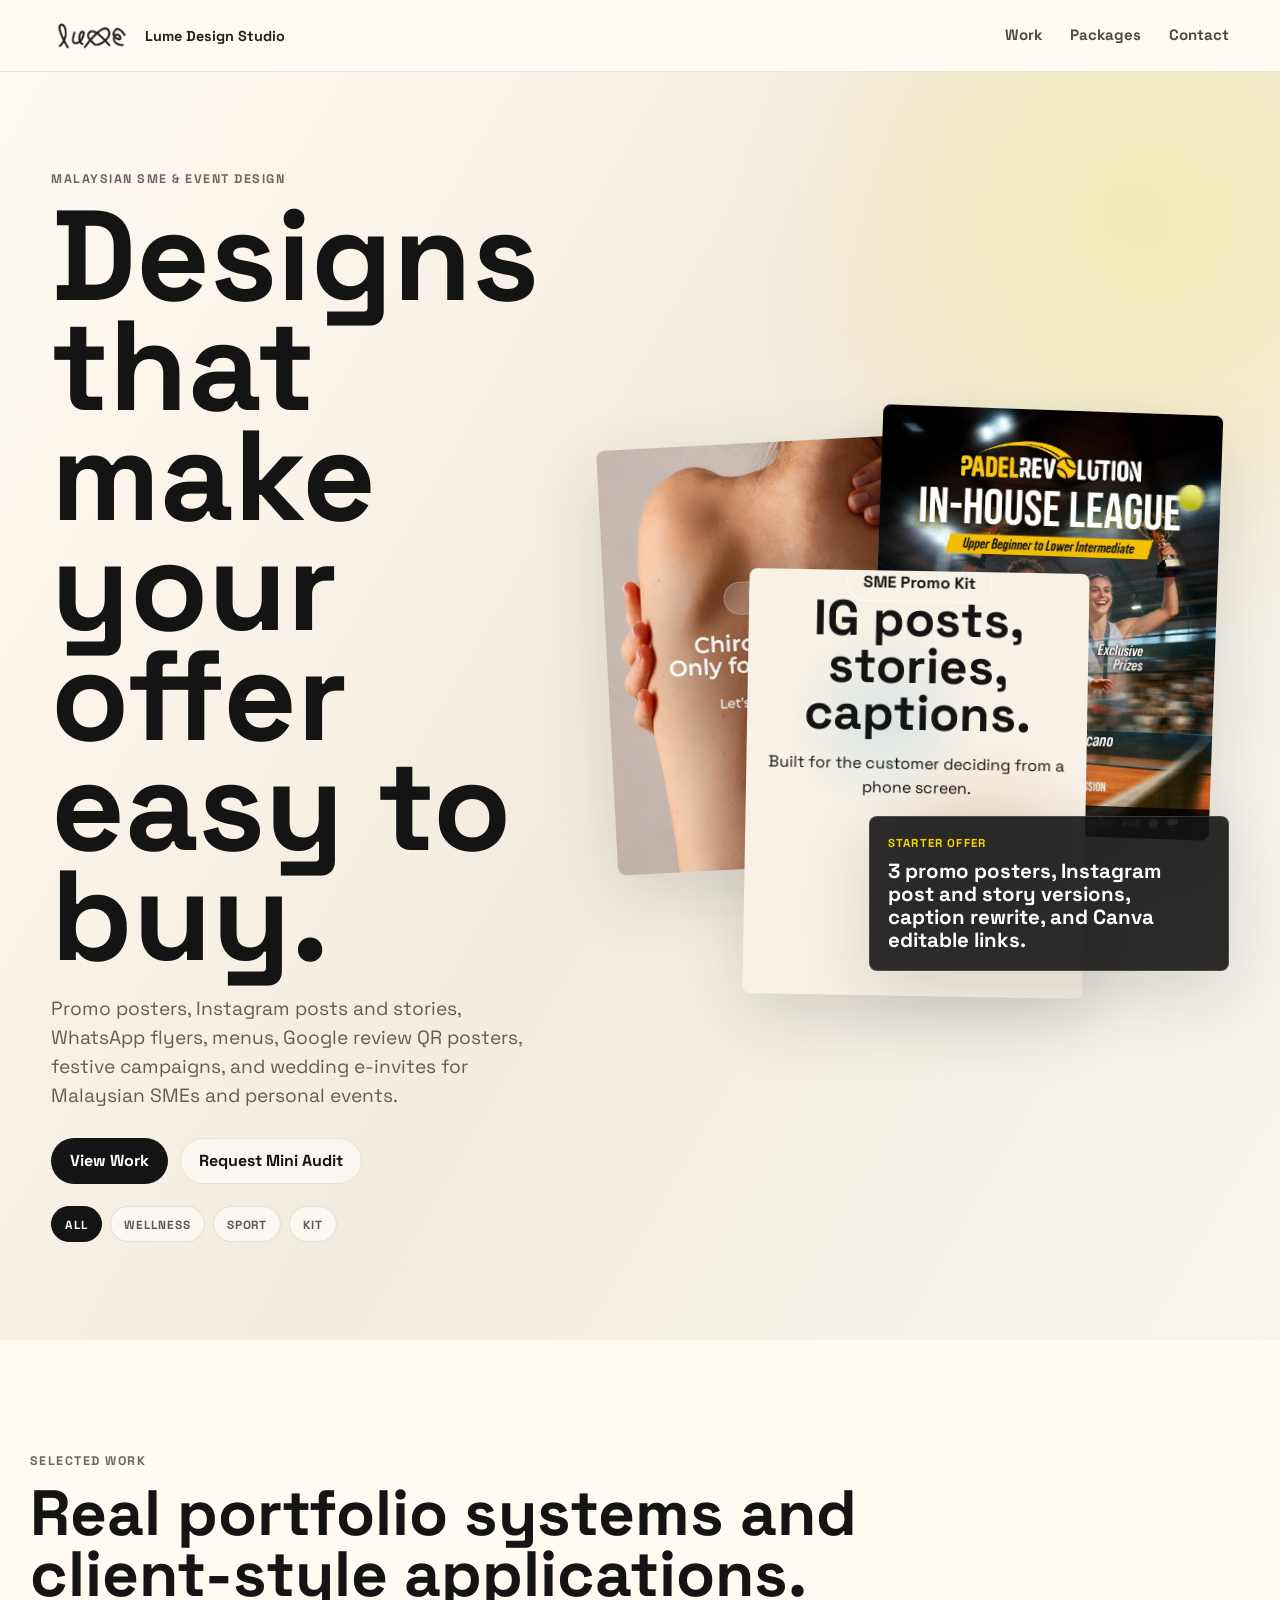
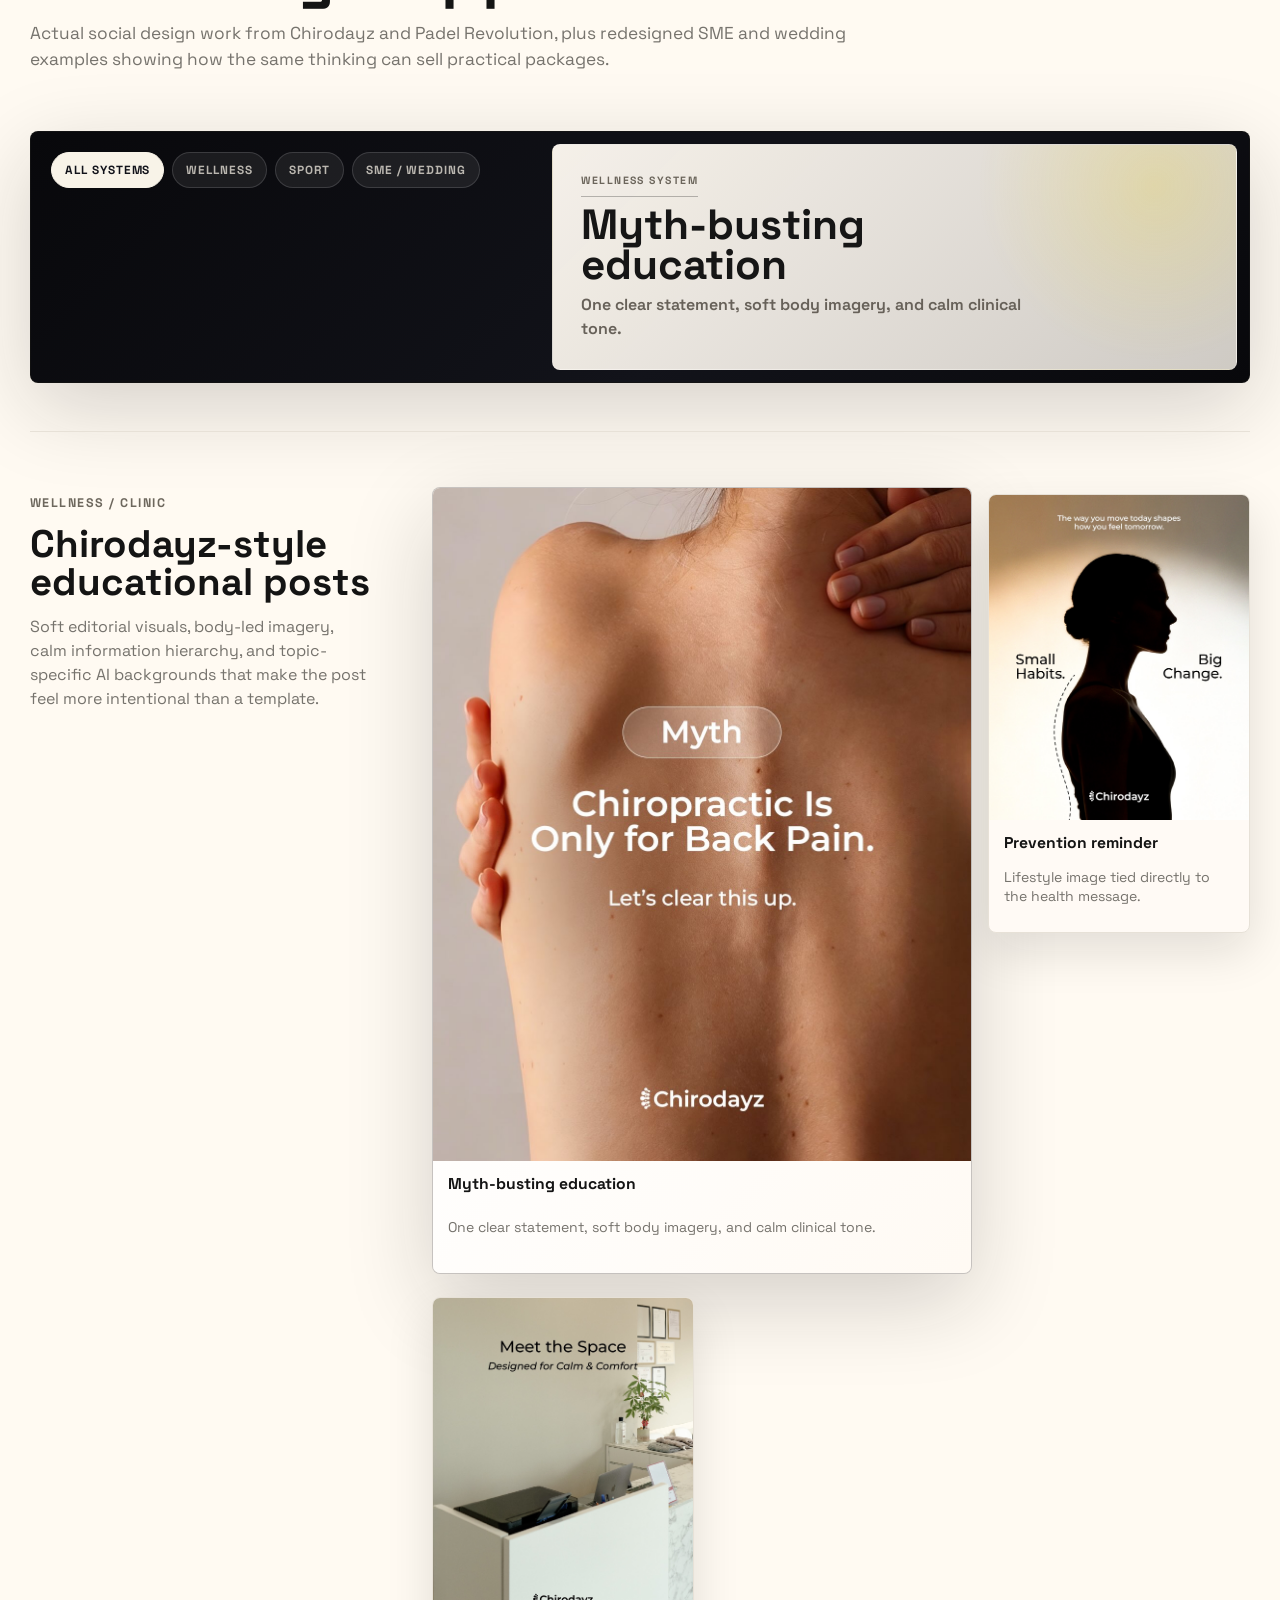
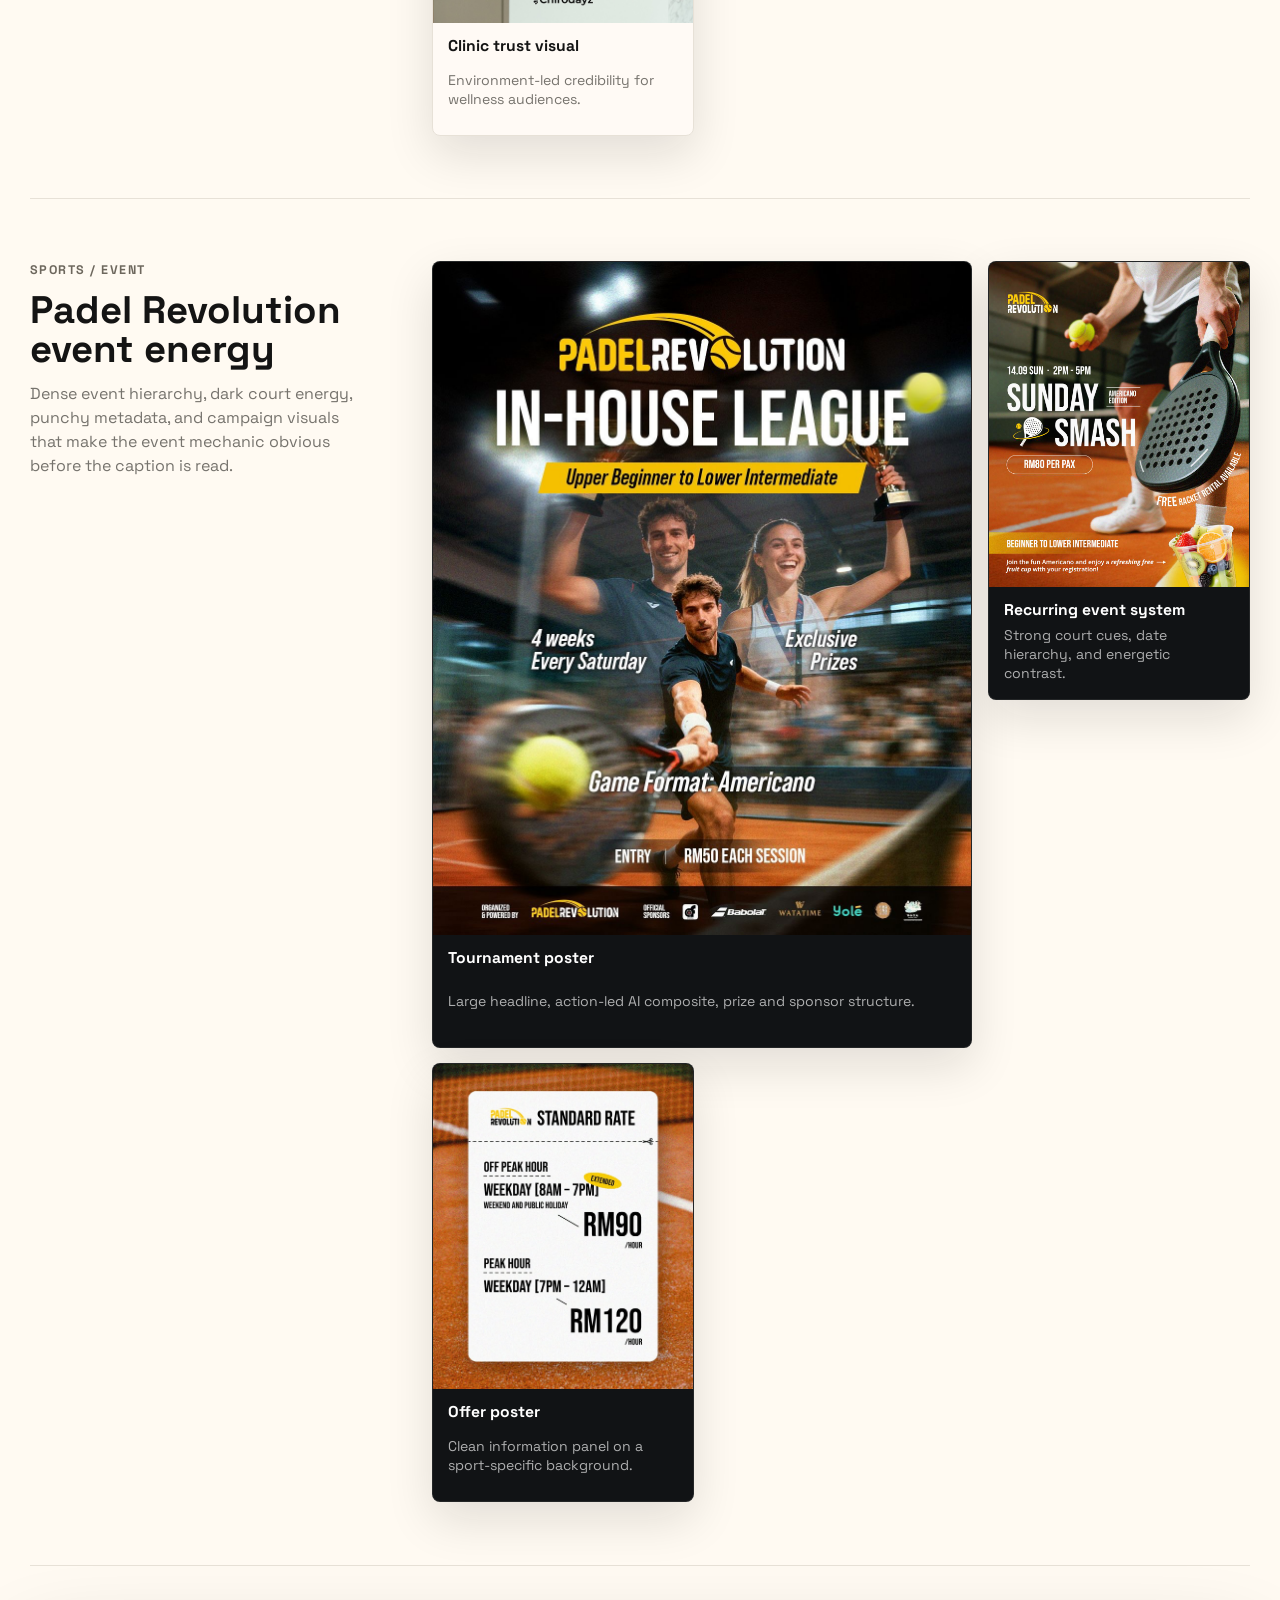
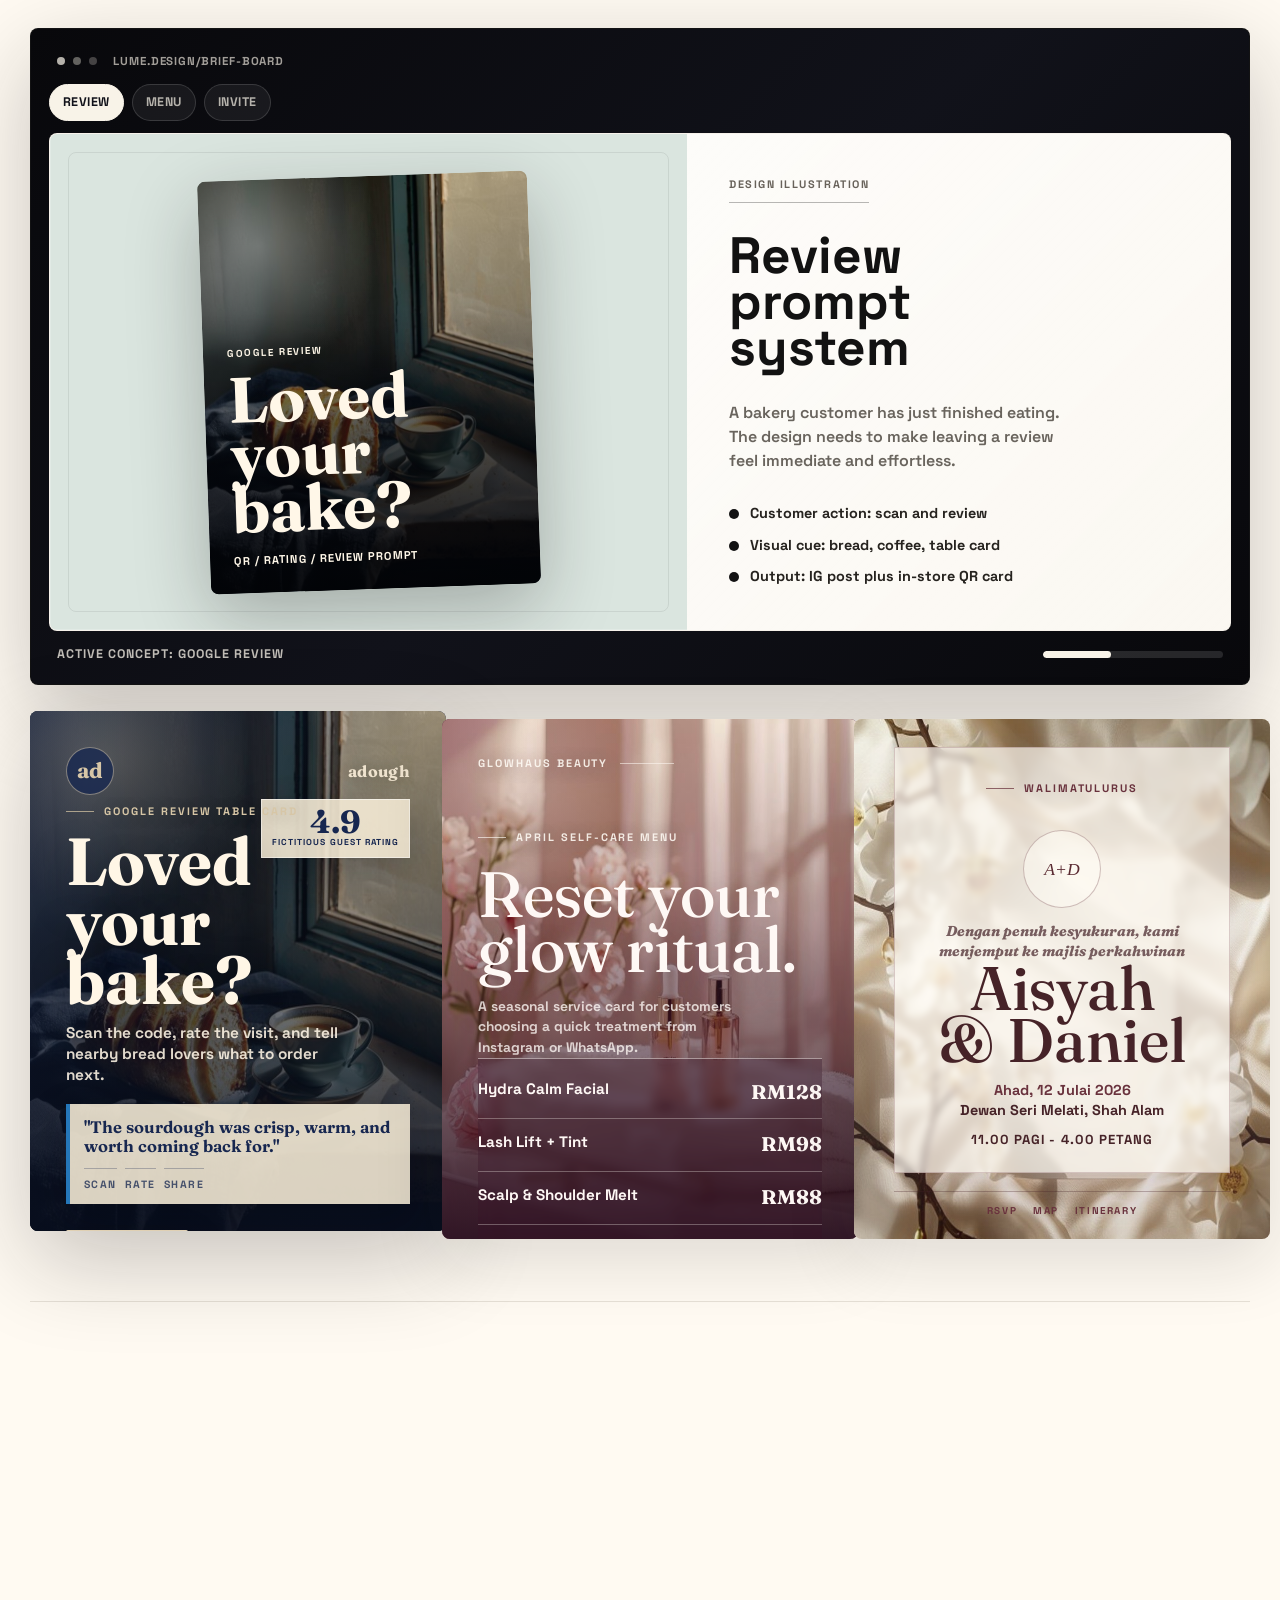
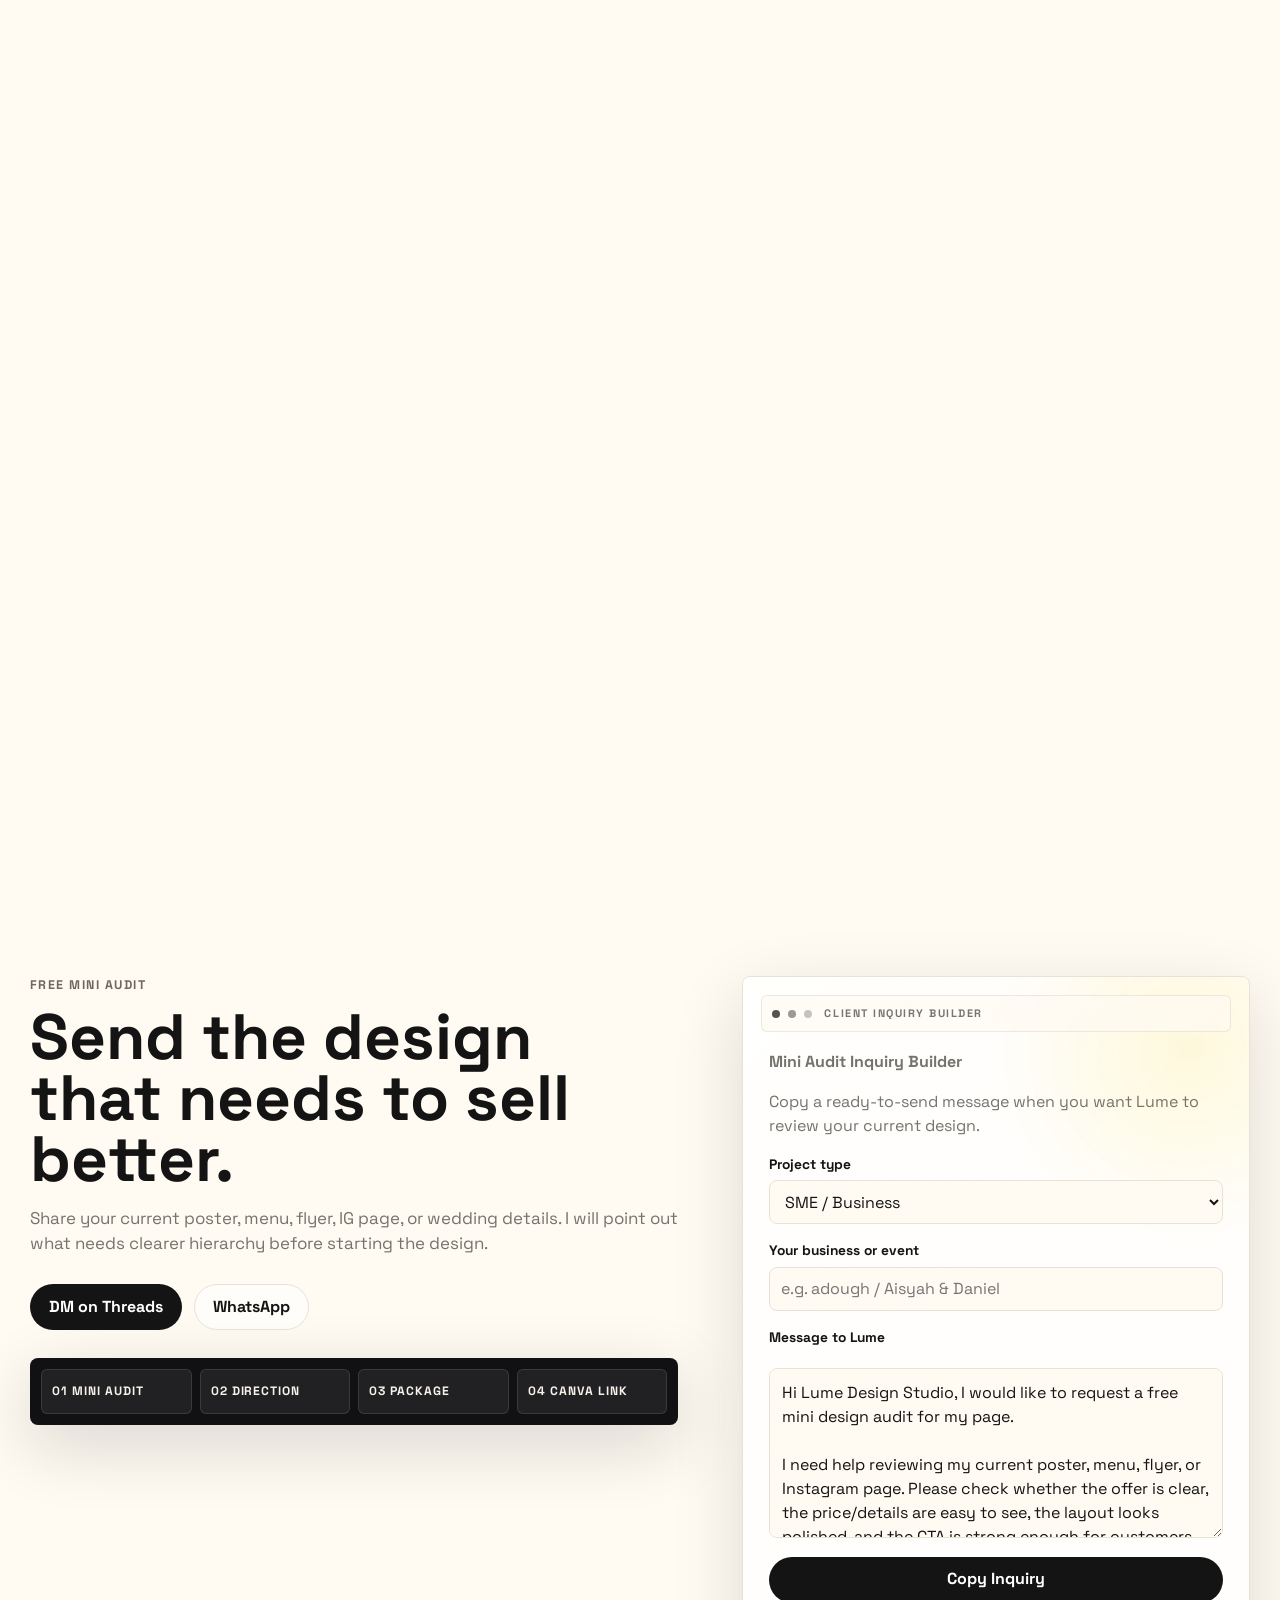
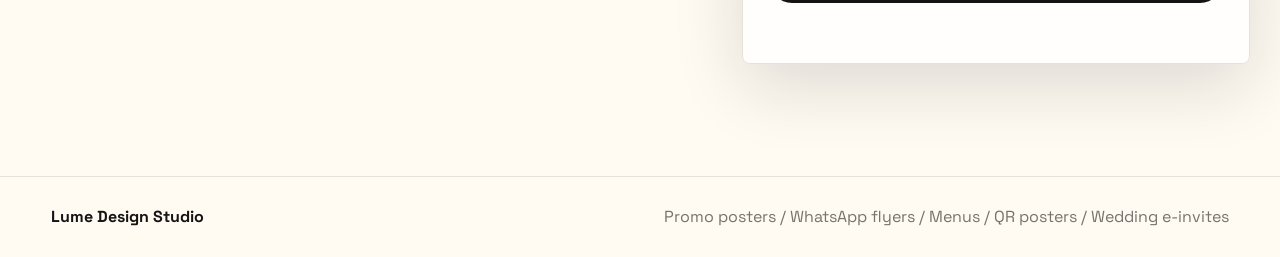
<file: index.html>
<!doctype html>
<html lang="en">
  <head>
    <meta charset="utf-8">
    <meta name="viewport" content="width=device-width, initial-scale=1">
    <title>Lume Design Studio | Social Design Portfolio</title>
    <meta
      name="description"
      content="Lume Design Studio portfolio for Malaysian SME promo posters, WhatsApp flyers, Google review posters, menus, and wedding e-invites."
    >
    <link rel="preconnect" href="https://fonts.googleapis.com">
    <link rel="preconnect" href="https://fonts.gstatic.com" crossorigin>
    <link href="https://fonts.googleapis.com/css2?family=Fraunces:opsz,wght@9..144,400;9..144,600;9..144,700;9..144,900&amp;family=Space+Grotesk:wght@400;500;600;700&amp;display=swap" rel="stylesheet">
    <link rel="stylesheet" href="styles.css">
    <script src="script.js" defer></script>
  </head>
  <body>
    <div class="scroll-progress" aria-hidden="true">
      <span data-scroll-progress></span>
    </div>

    <header class="site-header">
      <a class="brand" href="#top" aria-label="Lume Design Studio home">
        <img class="brand-logo" src="assets/lume-logo-transparent.png" alt="Lume logo">
        <span class="brand-text">Lume Design Studio</span>
      </a>

      <button class="nav-toggle" type="button" aria-expanded="false" aria-controls="site-nav">
        <span class="sr-only">Toggle navigation</span>
        <span></span>
        <span></span>
        <span></span>
      </button>

      <nav id="site-nav" class="nav" aria-label="Primary navigation">
        <a href="#work">Work</a>
        <a href="#packages">Packages</a>
        <a href="#contact">Contact</a>
      </nav>
    </header>

    <main id="top">
      <section class="hero" data-section-panel>
        <div class="hero-copy">
          <p class="eyebrow">Malaysian SME &amp; Event Design</p>
          <h1>Designs that make your offer easy to buy.</h1>
          <p>
            Promo posters, Instagram posts and stories, WhatsApp flyers, menus,
            Google review QR posters, festive campaigns, and wedding e-invites
            for Malaysian SMEs and personal events.
          </p>
          <div class="hero-actions">
            <a class="button primary" href="#work">View Work</a>
            <a class="button secondary" href="#contact">Request Mini Audit</a>
          </div>

          <div class="hero-focus-controls" role="group" aria-label="Preview focus">
            <button class="hero-focus is-active" type="button" data-hero-focus="all" aria-pressed="true">All</button>
            <button class="hero-focus" type="button" data-hero-focus="wellness" aria-pressed="false">Wellness</button>
            <button class="hero-focus" type="button" data-hero-focus="sport" aria-pressed="false">Sport</button>
            <button class="hero-focus" type="button" data-hero-focus="kit" aria-pressed="false">Kit</button>
          </div>
        </div>

        <div class="hero-board" data-hero-board data-hero-focus="all" aria-label="Portfolio preview">
          <figure class="hero-shot hero-wellness" data-tilt-card data-hero-card="wellness">
            <img src="assets/portfolio/chiro-4.jpg" alt="Chirodayz wellness social media design">
          </figure>
          <figure class="hero-shot hero-sport" data-tilt-card data-hero-card="sport">
            <img src="assets/portfolio/padel-34.jpg" alt="Padel Revolution event poster design">
          </figure>
          <article class="ig-card hero-quote" data-tilt-card data-hero-card="kit">
            <span>SME Promo Kit</span>
            <h2>IG posts, stories, captions.</h2>
            <p>Built for the customer deciding from a phone screen.</p>
          </article>
          <aside class="hero-note" data-tilt-card data-hero-card="kit">
            <span>Starter Offer</span>
            <strong>3 promo posters, Instagram post and story versions, caption rewrite, and Canva editable links.</strong>
          </aside>
        </div>
      </section>

      <section id="work" class="section-wrap" aria-labelledby="work-title">
        <div class="section-heading">
          <p class="eyebrow">Selected Work</p>
          <h2 id="work-title">Real portfolio systems and client-style applications.</h2>
          <p>
            Actual social design work from Chirodayz and Padel Revolution, plus redesigned
            SME and wedding examples showing how the same thinking can sell practical packages.
          </p>
        </div>

        <div class="work-desk" data-workspace data-work-filter="all">
          <div class="work-controls" role="group" aria-label="Filter portfolio systems">
            <button class="work-filter is-active" type="button" data-work-filter="all" aria-pressed="true">All systems</button>
            <button class="work-filter" type="button" data-work-filter="wellness" aria-pressed="false">Wellness</button>
            <button class="work-filter" type="button" data-work-filter="sport" aria-pressed="false">Sport</button>
            <button class="work-filter" type="button" data-work-filter="sme" aria-pressed="false">SME / Wedding</button>
          </div>
          <aside class="work-preview" aria-live="polite">
            <span data-work-preview-kicker>Preview selected work</span>
            <strong data-work-preview-title>Hover a portfolio piece</strong>
            <p data-work-preview-copy>Use the filters and portfolio cards to inspect how each visual system works as a sellable design package.</p>
          </aside>
        </div>

        <article class="project" data-work-project="wellness">
          <div class="project-intro">
            <p class="eyebrow">Wellness / Clinic</p>
            <h3>Chirodayz-style educational posts</h3>
            <p>
              Soft editorial visuals, body-led imagery, calm information hierarchy, and
              topic-specific AI backgrounds that make the post feel more intentional than a template.
            </p>
          </div>
          <div class="showcase real-showcase wellness-gallery">
            <figure class="work-shot feature" tabindex="0" data-preview-card data-preview-kicker="Wellness system" data-tilt-card>
              <img src="assets/portfolio/chiro-4.jpg" alt="Chirodayz myth-busting post">
              <figcaption>
                <strong>Myth-busting education</strong>
                <span>One clear statement, soft body imagery, and calm clinical tone.</span>
              </figcaption>
            </figure>
            <figure class="work-shot" tabindex="0" data-preview-card data-preview-kicker="Wellness system" data-tilt-card>
              <img src="assets/portfolio/chiro-11.jpg" alt="Chirodayz posture reminder post">
              <figcaption>
                <strong>Prevention reminder</strong>
                <span>Lifestyle image tied directly to the health message.</span>
              </figcaption>
            </figure>
            <figure class="work-shot" tabindex="0" data-preview-card data-preview-kicker="Wellness system" data-tilt-card>
              <img src="assets/portfolio/chiro-12.jpg" alt="Chirodayz clinic trust post">
              <figcaption>
                <strong>Clinic trust visual</strong>
                <span>Environment-led credibility for wellness audiences.</span>
              </figcaption>
            </figure>
          </div>
        </article>

        <article class="project" data-work-project="sport">
          <div class="project-intro">
            <p class="eyebrow">Sports / Event</p>
            <h3>Padel Revolution event energy</h3>
            <p>
              Dense event hierarchy, dark court energy, punchy metadata, and campaign visuals
              that make the event mechanic obvious before the caption is read.
            </p>
          </div>
          <div class="showcase real-showcase sport-gallery">
            <figure class="work-shot feature" tabindex="0" data-preview-card data-preview-kicker="Sports event system" data-tilt-card>
              <img src="assets/portfolio/padel-34.jpg" alt="Padel Revolution tournament event poster">
              <figcaption>
                <strong>Tournament poster</strong>
                <span>Large headline, action-led AI composite, prize and sponsor structure.</span>
              </figcaption>
            </figure>
            <figure class="work-shot" tabindex="0" data-preview-card data-preview-kicker="Sports event system" data-tilt-card>
              <img src="assets/portfolio/padel-sep-40.jpg" alt="Padel Revolution Sunday Smash poster">
              <figcaption>
                <strong>Recurring event system</strong>
                <span>Strong court cues, date hierarchy, and energetic contrast.</span>
              </figcaption>
            </figure>
            <figure class="work-shot" tabindex="0" data-preview-card data-preview-kicker="Sports event system" data-tilt-card>
              <img src="assets/portfolio/padel-sep-42.jpg" alt="Padel Revolution rate poster">
              <figcaption>
                <strong>Offer poster</strong>
                <span>Clean information panel on a sport-specific background.</span>
              </figcaption>
            </figure>
          </div>
        </article>

        <article class="project project-sme" data-work-project="sme">
          <div id="applications" class="concept-lab" data-concept-lab data-concept="review" aria-label="Interactive design illustration">
            <div class="lab-frame">
              <div class="lab-toolbar" aria-hidden="true">
                <span></span>
                <span></span>
                <span></span>
                <strong>lume.design/brief-board</strong>
              </div>

              <div class="lab-tabs" role="group" aria-label="Select portfolio concept">
                <button class="lab-tab is-active" type="button" data-concept-trigger="review" aria-pressed="true">Review</button>
                <button class="lab-tab" type="button" data-concept-trigger="menu" aria-pressed="false">Menu</button>
                <button class="lab-tab" type="button" data-concept-trigger="invite" aria-pressed="false">Invite</button>
              </div>

              <div class="lab-canvas">
                <div class="lab-preview" aria-hidden="true">
                  <div class="lab-mini-poster">
                    <span data-lab-poster-kicker>Google review</span>
                    <strong data-lab-poster-title>Loved your bake?</strong>
                    <small data-lab-poster-meta>QR / rating / review prompt</small>
                  </div>
                </div>

                <div class="lab-brief">
                  <span data-lab-kicker>Design illustration</span>
                  <h3 data-lab-title>Brief to client-ready poster</h3>
                  <p data-lab-copy>Convert the business goal into a visual system customers can understand in seconds.</p>
                  <ul class="lab-checks" aria-label="Current design checkpoints">
                    <li data-lab-check-one>Customer action defined</li>
                    <li data-lab-check-two>Campaign image matched to topic</li>
                    <li data-lab-check-three>CTA and details structured</li>
                  </ul>
                </div>
              </div>

              <div class="lab-footer">
                <span data-lab-status>Active concept: Google Review</span>
                <div class="lab-meter" aria-hidden="true"><span></span></div>
              </div>
            </div>
          </div>

          <div class="showcase sme-showcase">
            <article class="post sme review-post client-poster is-focused" tabindex="0" data-concept-card="review" data-preview-card data-preview-kicker="SME adaptation">
              <div class="poster-bg" aria-hidden="true"></div>
              <div class="poster-scrim" aria-hidden="true"></div>

              <div class="review-topline">
                <span class="poster-mark">ad</span>
                <span class="poster-brand adough-brand">adough</span>
              </div>

              <div class="review-score">
                <strong>4.9</strong>
                <span>fictitious guest rating</span>
              </div>

              <div class="poster-copy">
                <span class="poster-pill">Google Review Table Card</span>
                <h4>Loved your bake?</h4>
                <p>
                  Scan the code, rate the visit, and tell nearby bread lovers what to order next.
                </p>
              </div>

              <div class="review-card">
                <blockquote>"The sourdough was crisp, warm, and worth coming back for."</blockquote>
                <div class="review-actions">
                  <span>Scan</span>
                  <span>Rate</span>
                  <span>Share</span>
                </div>
              </div>

              <div class="review-row">
                <div class="fake-qr" aria-label="Fictitious QR code for portfolio illustration">
                  <span></span><span></span><span></span><span></span><span></span>
                  <span></span><span></span><span></span><span></span><span></span>
                  <span></span><span></span><span></span><span></span><span></span>
                  <span></span><span></span><span></span><span></span><span></span>
                  <span></span><span></span><span></span><span></span><span></span>
                </div>
                <small>Illustrative QR only. Designed as a table-top review driver after dine-in.</small>
              </div>
            </article>

            <article class="post sme menu-post client-poster" tabindex="0" data-concept-card="menu" data-preview-card data-preview-kicker="SME adaptation">
              <div class="poster-bg" aria-hidden="true"></div>
              <div class="poster-scrim" aria-hidden="true"></div>

              <span class="poster-brand">GlowHaus Beauty</span>
              <div class="poster-copy">
                <span class="poster-pill">April Self-Care Menu</span>
                <h4>Reset your glow ritual.</h4>
                <p class="menu-note">A seasonal service card for customers choosing a quick treatment from Instagram or WhatsApp.</p>
              </div>

              <dl class="service-list">
                <div>
                  <dt>Hydra Calm Facial</dt>
                  <dd>RM128</dd>
                </div>
                <div>
                  <dt>Lash Lift + Tint</dt>
                  <dd>RM98</dd>
                </div>
                <div>
                  <dt>Scalp &amp; Shoulder Melt</dt>
                  <dd>RM88</dd>
                </div>
                <div class="feature">
                  <dt>April Glow Combo</dt>
                  <dd>RM188</dd>
                </div>
              </dl>

              <span class="poster-cta">Book by 30 April. Evening slots available Friday to Sunday.</span>
            </article>

            <article class="post sme invite-post client-poster" tabindex="0" data-concept-card="invite" data-preview-card data-preview-kicker="Wedding adaptation">
              <div class="poster-bg" aria-hidden="true"></div>
              <div class="poster-scrim" aria-hidden="true"></div>

              <div class="wedding-copy">
                <span class="poster-pill">Walimatulurus</span>
                <div class="wedding-monogram">A+D</div>
                <p class="wedding-script">Dengan penuh kesyukuran, kami menjemput ke majlis perkahwinan</p>
                <h4>Aisyah<br>&amp; Daniel</h4>
                <p class="wedding-date">Ahad, 12 Julai 2026</p>
                <p>Dewan Seri Melati, Shah Alam</p>
                <strong class="wedding-time">11.00 pagi - 4.00 petang</strong>
              </div>

              <div class="invite-details" aria-label="Wedding invite add-on sections">
                <span>RSVP</span>
                <span>Map</span>
                <span>Itinerary</span>
              </div>
            </article>
          </div>
        </article>
      </section>

      <section id="packages" class="section-wrap" aria-labelledby="packages-title">
        <div class="section-heading">
          <p class="eyebrow">Packages</p>
          <h2 id="packages-title">Starter offers for fast-moving clients.</h2>
          <p>Simple packages for SMEs and event clients who need polished output without an agency process.</p>
        </div>

        <div class="package-shell" data-package-studio data-package="kit">
          <aside class="package-preview" aria-live="polite">
            <span data-package-kicker>Selected offer</span>
            <h3 data-package-title>SME Promo Design Kit</h3>
            <strong data-package-price>From RM199</strong>
            <p data-package-copy>Best for businesses that need a small campaign system, not a one-off poster.</p>
            <div class="output-stack" aria-label="Included outputs">
              <span data-package-output-one>3 promo posters</span>
              <span data-package-output-two>Instagram post and story versions</span>
              <span data-package-output-three>Caption or CTA rewrite</span>
            </div>
          </aside>

          <div class="package-grid">
            <article class="package-card" role="button" tabindex="0" data-package-card="starter" aria-pressed="false" data-tilt-card>
              <p>Starter</p>
              <h3>Single Promo Poster</h3>
              <strong>From RM99</strong>
              <ul>
                <li>1 poster design</li>
                <li>1 Instagram post and story version</li>
                <li>Caption or CTA rewrite</li>
                <li>Canva editable link</li>
              </ul>
            </article>

          <article class="package-card featured is-selected" role="button" tabindex="0" data-package-card="kit" aria-pressed="true" data-tilt-card>
            <p>Most Popular</p>
            <h3>SME Promo Design Kit</h3>
            <strong>From RM199</strong>
            <ul>
              <li>3 promo posters</li>
              <li>Instagram post and story versions</li>
              <li>Caption or CTA rewrite</li>
              <li>Canva editable links</li>
            </ul>
          </article>

          <article class="package-card" role="button" tabindex="0" data-package-card="wedding" aria-pressed="false" data-tilt-card>
            <p>Wedding</p>
            <h3>Wedding E-Invite Package</h3>
            <strong>From RM150</strong>
            <ul>
              <li>Digital invitation card</li>
              <li>Instagram Story version</li>
              <li>RSVP or map section</li>
              <li>Optional itinerary card</li>
            </ul>
          </article>
          </div>
        </div>
      </section>

      <section id="contact" class="section-wrap contact" aria-labelledby="contact-title" data-contact-desk>
        <div class="contact-copy">
          <p class="eyebrow">Free Mini Audit</p>
          <h2 id="contact-title">Send the design that needs to sell better.</h2>
          <p>
            Share your current poster, menu, flyer, IG page, or wedding details. I will point out
            what needs clearer hierarchy before starting the design.
          </p>
          <div class="contact-actions">
            <a class="button primary" href="https://www.threads.net/@your_threads_handle">DM on Threads</a>
            <a class="button secondary" href="https://wa.me/601XXXXXXXX">WhatsApp</a>
          </div>

          <div class="route-board" aria-label="Lead flow">
            <span>01 Mini audit</span>
            <span>02 Direction</span>
            <span>03 Package</span>
            <span>04 Canva link</span>
          </div>
        </div>

        <form class="audit-panel" aria-label="Mini audit inquiry builder" data-tilt-card>
          <div class="panel-toolbar" aria-hidden="true">
            <span></span>
            <span></span>
            <span></span>
            <strong>Client inquiry builder</strong>
          </div>
          <p><strong>Mini Audit Inquiry Builder</strong></p>
          <p>Copy a ready-to-send message when you want Lume to review your current design.</p>

          <label for="lead-type">Project type</label>
          <select id="lead-type">
            <option value="business">SME / Business</option>
            <option value="wedding">Wedding / Event</option>
          </select>

          <label for="lead-name">Your business or event</label>
          <input id="lead-name" type="text" placeholder="e.g. adough / Aisyah & Daniel">

          <label for="audit-message">Message to Lume</label>
          <textarea id="audit-message" readonly></textarea>
          <button class="button primary full-width" id="copy-message" type="button">Copy Inquiry</button>
          <p class="copy-status" role="status" aria-live="polite"></p>
        </form>
      </section>
    </main>

    <footer class="site-footer">
      <p>Lume Design Studio</p>
      <p>Promo posters / WhatsApp flyers / Menus / QR posters / Wedding e-invites</p>
    </footer>
  </body>
</html>
</file>
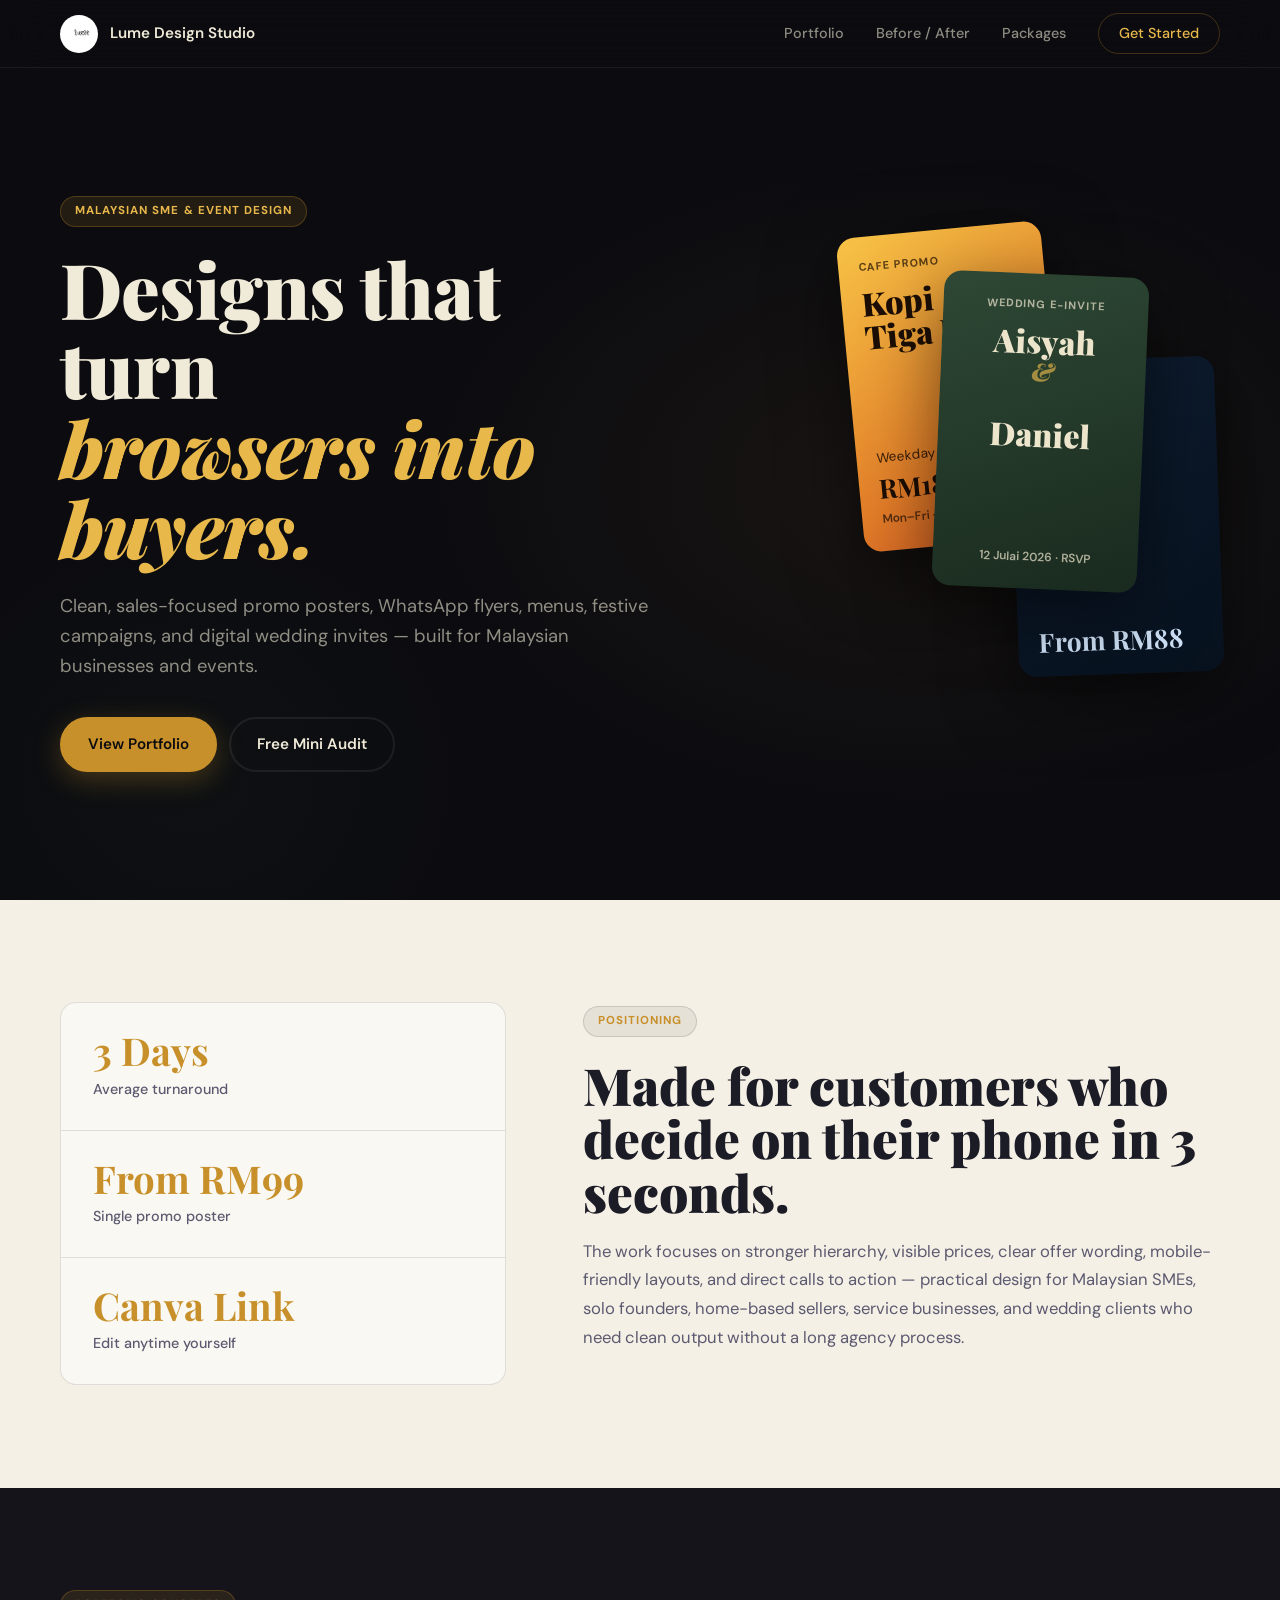
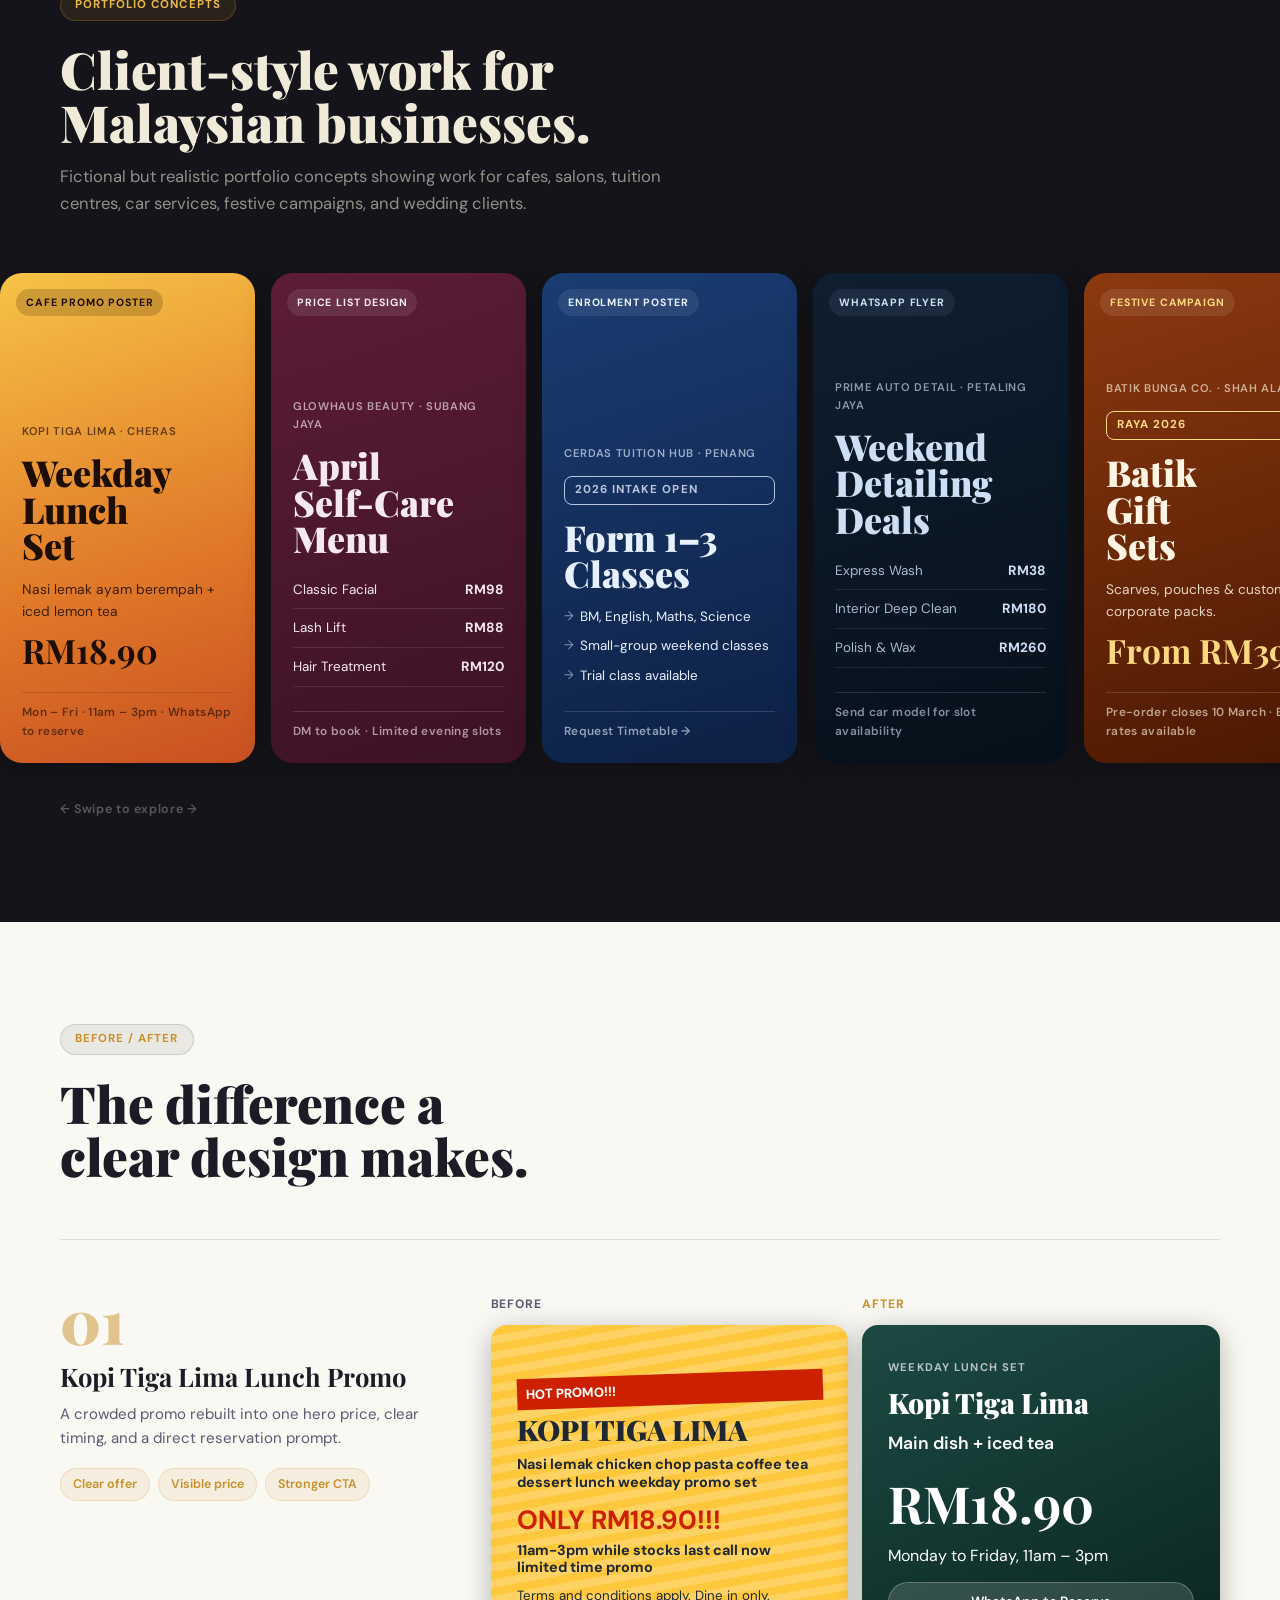
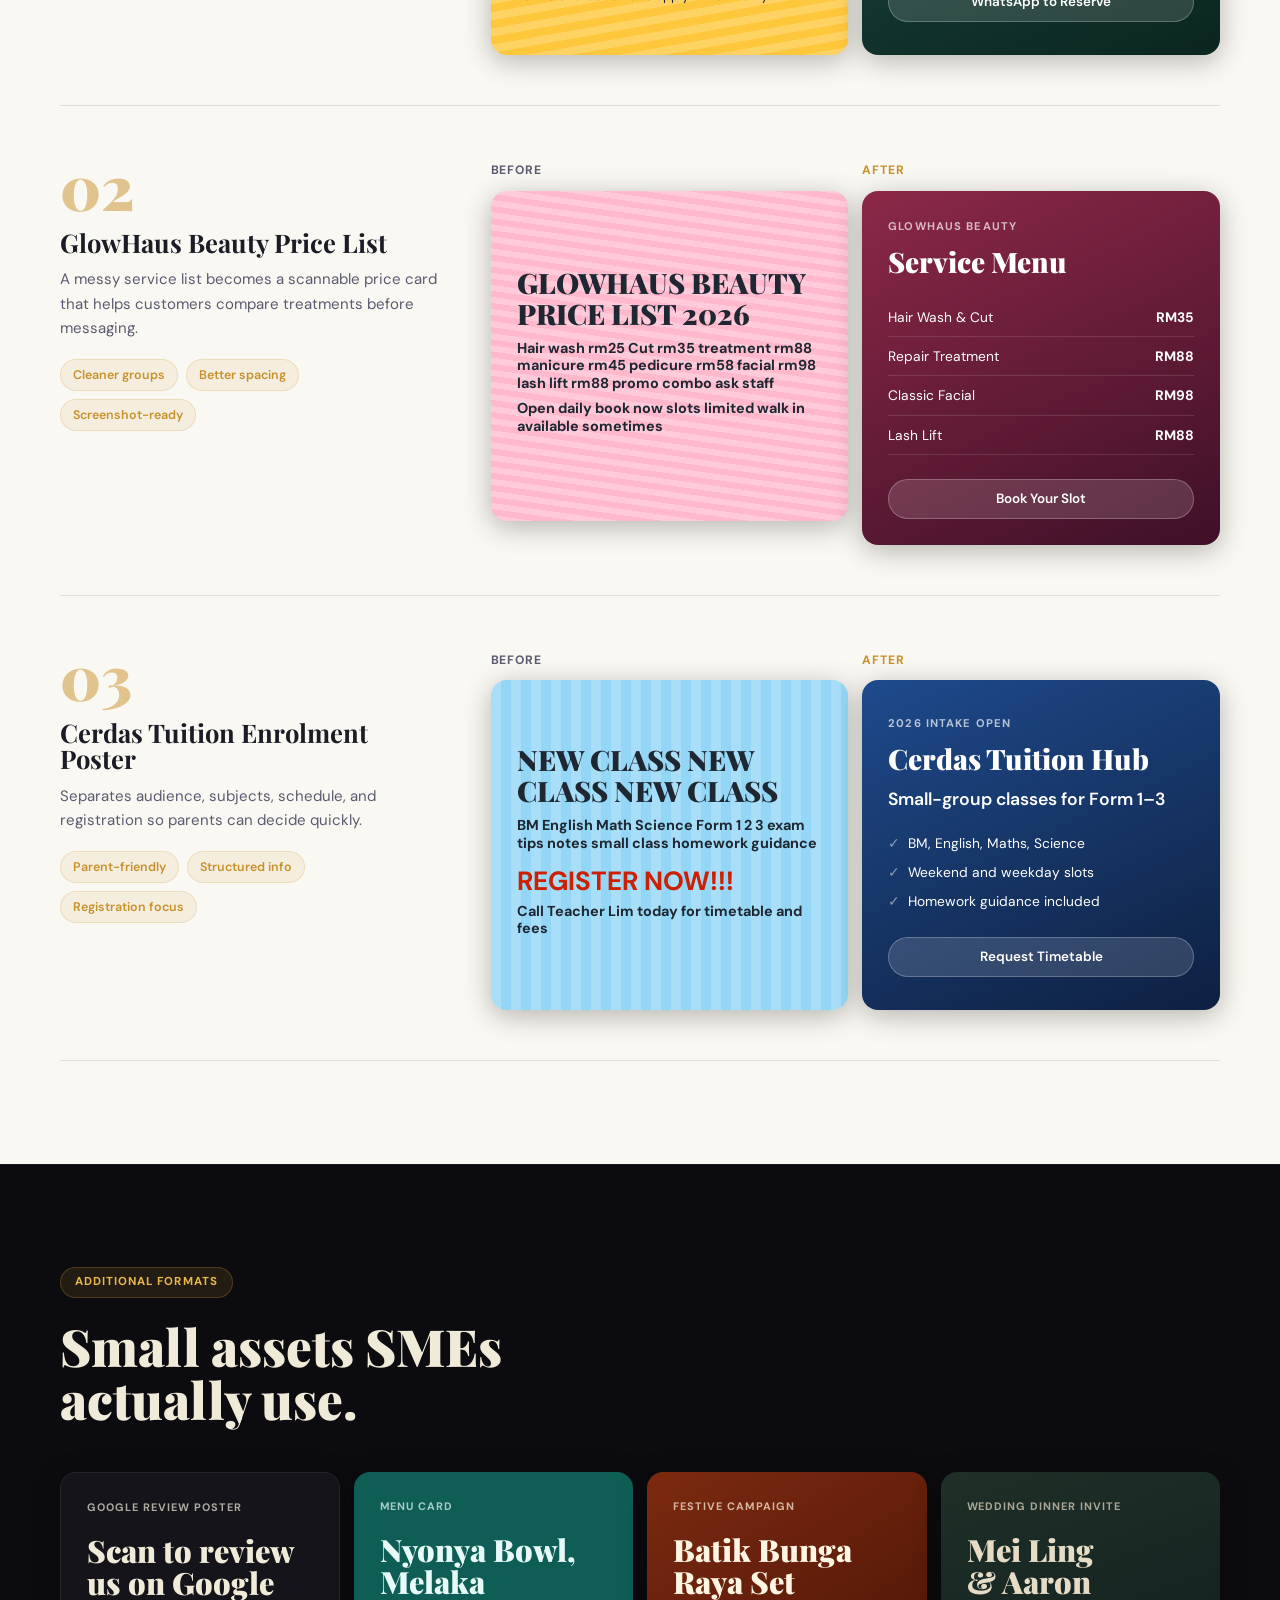
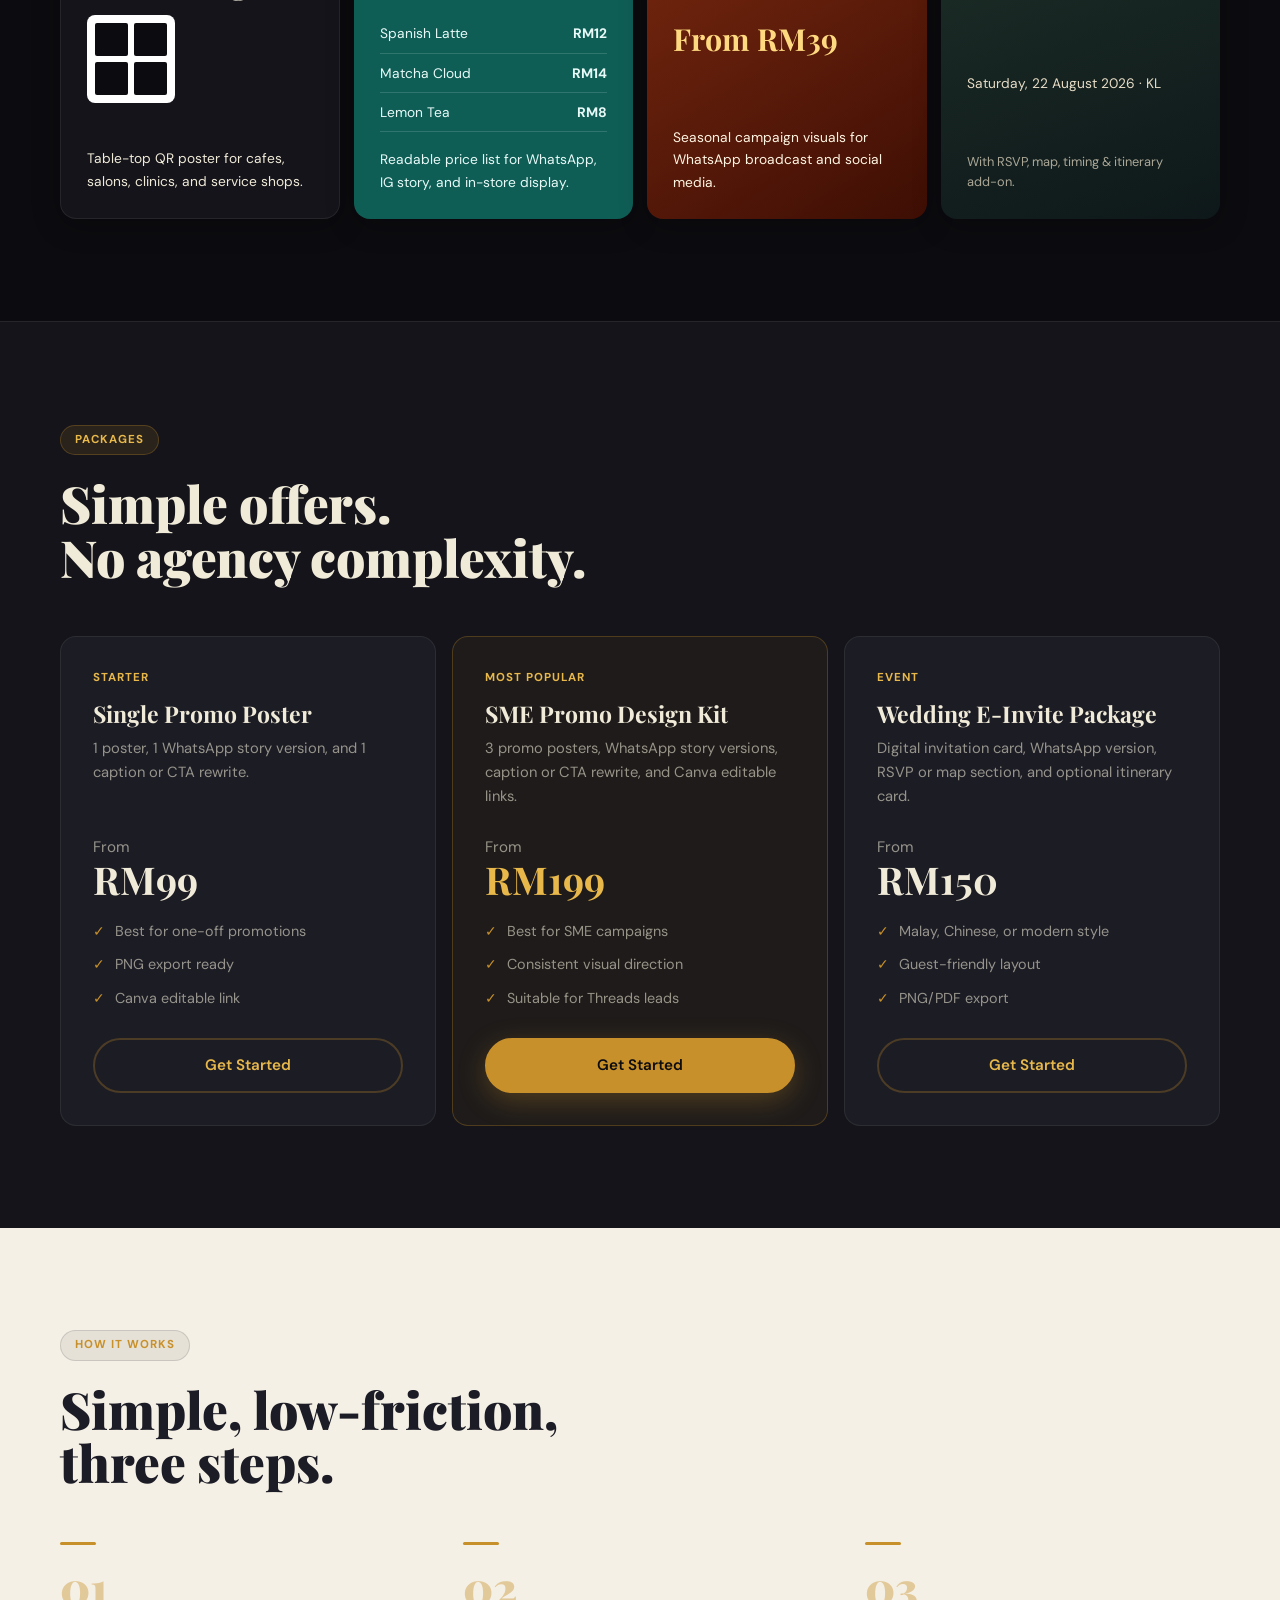
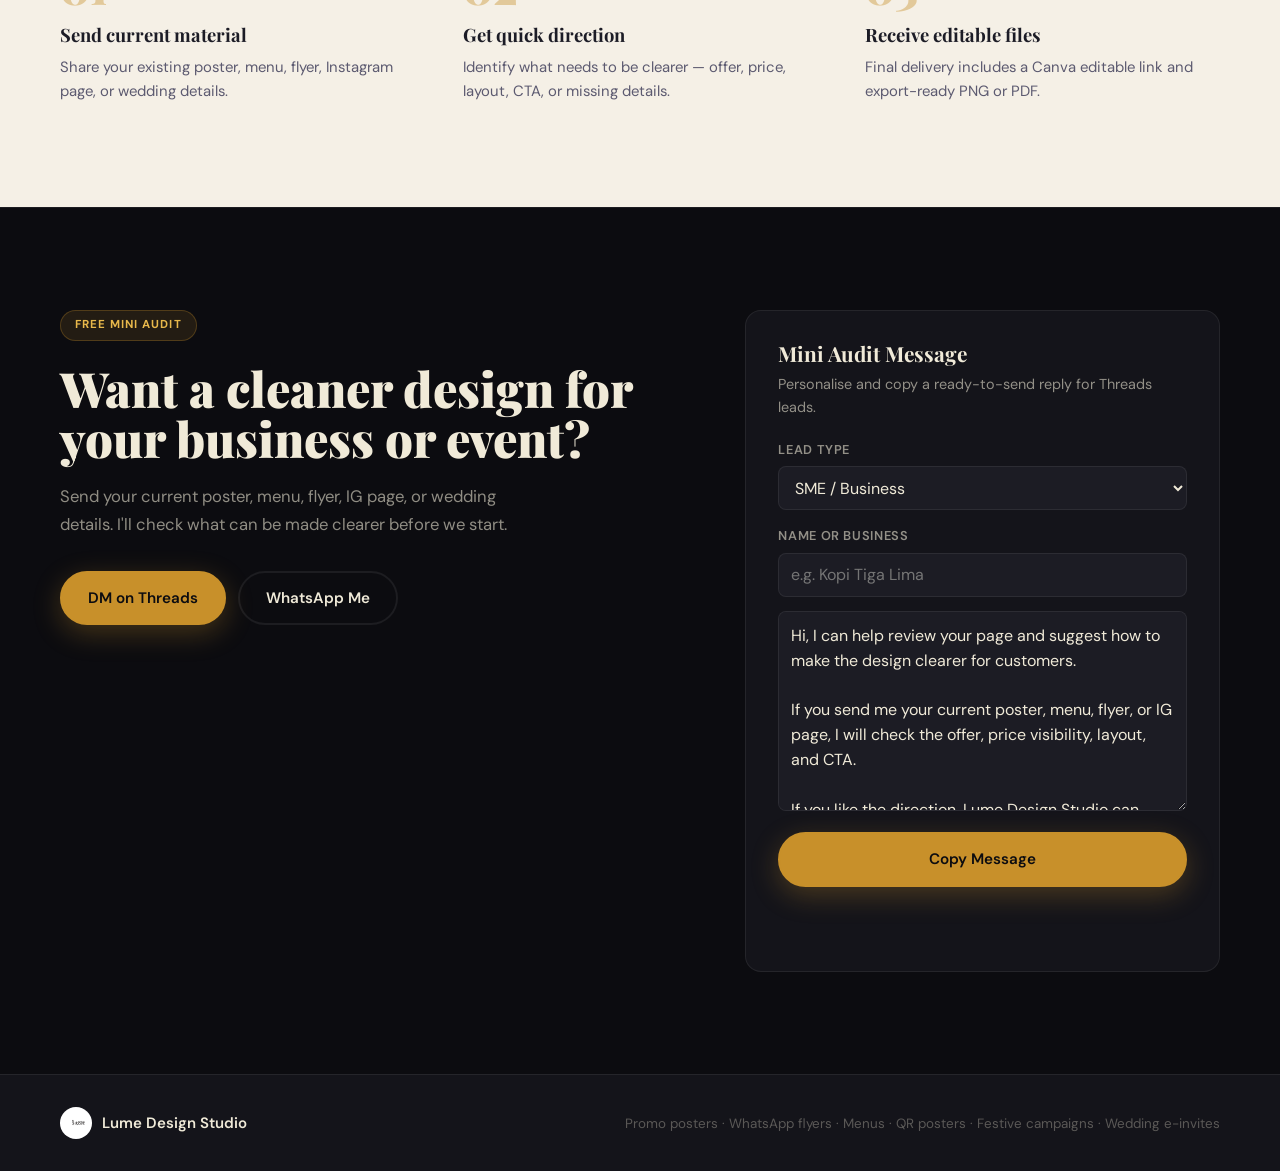
<file: claude-variant/index.html>
<!doctype html>
<html lang="en">
<head>
  <meta charset="utf-8">
  <meta name="viewport" content="width=device-width, initial-scale=1">
  <title>Lume Design Studio — Malaysian SME &amp; Wedding Design</title>
  <meta name="description" content="Sales-focused promo posters, WhatsApp flyers, menus, QR posters, festive campaigns, and digital wedding invites for Malaysian SMEs and events.">
  <link rel="preconnect" href="https://fonts.googleapis.com">
  <link rel="preconnect" href="https://fonts.gstatic.com" crossorigin>
  <link href="https://fonts.googleapis.com/css2?family=Playfair+Display:ital,wght@0,700;0,900;1,700&family=DM+Sans:ital,wght@0,300;0,400;0,500;0,600;0,700;1,400&display=swap" rel="stylesheet">
  <link rel="stylesheet" href="styles.css">
  <script src="script.js" defer></script>
</head>
<body>

  <!-- ═══════════════════════ HEADER ═══════════════════════ -->
  <header class="hdr">
    <a class="hdr-brand" href="#top" aria-label="Lume Design Studio home">
      <span class="hdr-logo-pill">
        <img src="../assets/lume-logo.png" alt="Lume Design Studio logo">
      </span>
      <span class="hdr-name">Lume Design Studio</span>
    </a>

    <button class="hdr-toggle" type="button" aria-expanded="false" aria-controls="main-nav">
      <span class="sr-only">Toggle navigation</span>
      <span class="bar"></span>
      <span class="bar"></span>
      <span class="bar"></span>
    </button>

    <nav id="main-nav" class="hdr-nav" aria-label="Primary navigation">
      <a href="#portfolio">Portfolio</a>
      <a href="#before-after">Before / After</a>
      <a href="#packages">Packages</a>
      <a href="#contact" class="nav-cta">Get Started</a>
    </nav>
  </header>

  <main id="top">

    <!-- ═══════════════════════ HERO ═══════════════════════ -->
    <section class="hero">
      <div class="hero-inner">
        <div class="hero-text">
          <span class="pill-label">Malaysian SME &amp; Event Design</span>
          <h1>Designs that turn<br><em>browsers into buyers.</em></h1>
          <p class="hero-desc">Clean, sales-focused promo posters, WhatsApp flyers, menus, festive campaigns, and digital wedding invites — built for Malaysian businesses and events.</p>
          <div class="hero-ctas">
            <a class="btn btn-gold" href="#portfolio">View Portfolio</a>
            <a class="btn btn-ghost" href="#contact">Free Mini Audit</a>
          </div>
        </div>

        <div class="hero-stack" aria-label="Design portfolio preview">
          <div class="hcard hcard-cafe">
            <span class="hcard-type">Cafe Promo</span>
            <h2>Kopi<br>Tiga Lima</h2>
            <p>Weekday Lunch Set</p>
            <strong>RM18.90</strong>
            <small>Mon–Fri · 11am–3pm</small>
          </div>
          <div class="hcard hcard-wedding">
            <span class="hcard-type">Wedding E-Invite</span>
            <h2>Aisyah<br><em>&amp;</em><br>Daniel</h2>
            <small>12 Julai 2026 · RSVP</small>
          </div>
          <div class="hcard hcard-auto">
            <span class="hcard-type">WhatsApp Flyer</span>
            <h2>Prime Auto<br>Detail</h2>
            <strong>From RM88</strong>
          </div>
        </div>
      </div>
    </section>

    <!-- ═══════════════════════ INTRO ═══════════════════════ -->
    <section class="intro">
      <div class="intro-inner">
        <div class="intro-stats">
          <div class="stat">
            <strong>3 Days</strong>
            <span>Average turnaround</span>
          </div>
          <div class="stat">
            <strong>From RM99</strong>
            <span>Single promo poster</span>
          </div>
          <div class="stat">
            <strong>Canva Link</strong>
            <span>Edit anytime yourself</span>
          </div>
        </div>
        <div class="intro-copy">
          <span class="pill-label pill-dark">Positioning</span>
          <h2>Made for customers who decide on their phone in 3 seconds.</h2>
          <p>The work focuses on stronger hierarchy, visible prices, clear offer wording, mobile-friendly layouts, and direct calls to action — practical design for Malaysian SMEs, solo founders, home-based sellers, service businesses, and wedding clients who need clean output without a long agency process.</p>
        </div>
      </div>
    </section>

    <!-- ═══════════════════════ PORTFOLIO ═══════════════════════ -->
    <section id="portfolio" class="portfolio">
      <div class="portfolio-hd">
        <span class="pill-label">Portfolio Concepts</span>
        <h2>Client-style work for<br>Malaysian businesses.</h2>
        <p>Fictional but realistic portfolio concepts showing work for cafes, salons, tuition centres, car services, festive campaigns, and wedding clients.</p>
      </div>

      <div class="poster-track" role="list" aria-label="Portfolio examples">

        <article class="pcard pcard-cafe" role="listitem">
          <div class="pcard-badge">Cafe Promo Poster</div>
          <div class="pcard-body">
            <span class="pcard-client">Kopi Tiga Lima · Cheras</span>
            <h3>Weekday<br>Lunch<br>Set</h3>
            <p>Nasi lemak ayam berempah + iced lemon tea</p>
            <strong class="pcard-price">RM18.90</strong>
            <div class="pcard-rule"></div>
            <small>Mon – Fri · 11am – 3pm · WhatsApp to reserve</small>
          </div>
        </article>

        <article class="pcard pcard-salon" role="listitem">
          <div class="pcard-badge">Price List Design</div>
          <div class="pcard-body">
            <span class="pcard-client">GlowHaus Beauty · Subang Jaya</span>
            <h3>April<br>Self-Care<br>Menu</h3>
            <dl class="pcard-menu">
              <div><dt>Classic Facial</dt><dd>RM98</dd></div>
              <div><dt>Lash Lift</dt><dd>RM88</dd></div>
              <div><dt>Hair Treatment</dt><dd>RM120</dd></div>
            </dl>
            <div class="pcard-rule"></div>
            <small>DM to book · Limited evening slots</small>
          </div>
        </article>

        <article class="pcard pcard-tuition" role="listitem">
          <div class="pcard-badge">Enrolment Poster</div>
          <div class="pcard-body">
            <span class="pcard-client">Cerdas Tuition Hub · Penang</span>
            <div class="pcard-stamp">2026 Intake Open</div>
            <h3>Form 1–3<br>Classes</h3>
            <ul class="pcard-list">
              <li>BM, English, Maths, Science</li>
              <li>Small-group weekend classes</li>
              <li>Trial class available</li>
            </ul>
            <div class="pcard-rule"></div>
            <small>Request Timetable →</small>
          </div>
        </article>

        <article class="pcard pcard-auto" role="listitem">
          <div class="pcard-badge">WhatsApp Flyer</div>
          <div class="pcard-body">
            <span class="pcard-client">Prime Auto Detail · Petaling Jaya</span>
            <h3>Weekend<br>Detailing<br>Deals</h3>
            <div class="pcard-deals">
              <div class="deal-row"><span>Express Wash</span><strong>RM38</strong></div>
              <div class="deal-row"><span>Interior Deep Clean</span><strong>RM180</strong></div>
              <div class="deal-row"><span>Polish &amp; Wax</span><strong>RM260</strong></div>
            </div>
            <div class="pcard-rule"></div>
            <small>Send car model for slot availability</small>
          </div>
        </article>

        <article class="pcard pcard-festive" role="listitem">
          <div class="pcard-badge">Festive Campaign</div>
          <div class="pcard-body">
            <span class="pcard-client">Batik Bunga Co. · Shah Alam</span>
            <div class="pcard-stamp pcard-stamp-gold">Raya 2026</div>
            <h3>Batik<br>Gift<br>Sets</h3>
            <p>Scarves, pouches &amp; custom corporate packs.</p>
            <strong class="pcard-price">From RM39</strong>
            <div class="pcard-rule"></div>
            <small>Pre-order closes 10 March · Bulk rates available</small>
          </div>
        </article>

        <article class="pcard pcard-wedding" role="listitem">
          <div class="pcard-badge">Wedding E-Invite</div>
          <div class="pcard-body pcard-body-center">
            <span class="pcard-client">Aisyah &amp; Daniel · Shah Alam</span>
            <div class="pcard-ornament">✦ Walimatulurus ✦</div>
            <h3 class="pcard-names">Aisyah<br><em>&amp;</em><br>Daniel</h3>
            <p>Ahad, 12 Julai 2026</p>
            <p class="pcard-venue">Dewan Seri Melati<br>Shah Alam</p>
            <strong class="pcard-time">11.00 pagi – 4.00 petang</strong>
            <div class="pcard-rule"></div>
            <small>RSVP · Map · Itinerary</small>
          </div>
        </article>

      </div>
      <p class="track-hint" aria-hidden="true">← Swipe to explore →</p>
    </section>

    <!-- ═══════════════════════ BEFORE / AFTER ═══════════════════════ -->
    <section id="before-after" class="transformations">
      <div class="tf-inner">
        <div class="tf-hd">
          <span class="pill-label pill-dark">Before / After</span>
          <h2>The difference a<br>clear design makes.</h2>
        </div>

        <div class="tf-case">
          <div class="tf-meta">
            <span class="tf-num">01</span>
            <h3>Kopi Tiga Lima Lunch Promo</h3>
            <p>A crowded promo rebuilt into one hero price, clear timing, and a direct reservation prompt.</p>
            <div class="tf-chips">
              <span>Clear offer</span>
              <span>Visible price</span>
              <span>Stronger CTA</span>
            </div>
          </div>
          <div class="tf-compare">
            <div>
              <span class="tf-lbl tf-lbl-before">Before</span>
              <div class="tf-mock tf-before tf-cafe-b">
                <span class="burst">HOT PROMO!!!</span>
                <h4>KOPI TIGA LIMA</h4>
                <p>Nasi lemak chicken chop pasta coffee tea dessert lunch weekday promo set</p>
                <strong>ONLY RM18.90!!!</strong>
                <p>11am-3pm while stocks last call now limited time promo</p>
                <small>Terms and conditions apply. Dine in only.</small>
              </div>
            </div>
            <div>
              <span class="tf-lbl tf-lbl-after">After</span>
              <div class="tf-mock tf-after tf-cafe-a">
                <span class="tf-kicker">Weekday Lunch Set</span>
                <h4>Kopi Tiga Lima</h4>
                <p class="tf-lead">Main dish + iced tea</p>
                <strong>RM18.90</strong>
                <p>Monday to Friday, 11am – 3pm</p>
                <a href="#contact">WhatsApp to Reserve</a>
              </div>
            </div>
          </div>
        </div>

        <div class="tf-case">
          <div class="tf-meta">
            <span class="tf-num">02</span>
            <h3>GlowHaus Beauty Price List</h3>
            <p>A messy service list becomes a scannable price card that helps customers compare treatments before messaging.</p>
            <div class="tf-chips">
              <span>Cleaner groups</span>
              <span>Better spacing</span>
              <span>Screenshot-ready</span>
            </div>
          </div>
          <div class="tf-compare">
            <div>
              <span class="tf-lbl tf-lbl-before">Before</span>
              <div class="tf-mock tf-before tf-salon-b">
                <h4>GLOWHAUS BEAUTY PRICE LIST 2026</h4>
                <p>Hair wash rm25 Cut rm35 treatment rm88 manicure rm45 pedicure rm58 facial rm98 lash lift rm88 promo combo ask staff</p>
                <p>Open daily book now slots limited walk in available sometimes</p>
              </div>
            </div>
            <div>
              <span class="tf-lbl tf-lbl-after">After</span>
              <div class="tf-mock tf-after tf-salon-a">
                <span class="tf-kicker">GlowHaus Beauty</span>
                <h4>Service Menu</h4>
                <dl>
                  <div><dt>Hair Wash &amp; Cut</dt><dd>RM35</dd></div>
                  <div><dt>Repair Treatment</dt><dd>RM88</dd></div>
                  <div><dt>Classic Facial</dt><dd>RM98</dd></div>
                  <div><dt>Lash Lift</dt><dd>RM88</dd></div>
                </dl>
                <a href="#contact">Book Your Slot</a>
              </div>
            </div>
          </div>
        </div>

        <div class="tf-case">
          <div class="tf-meta">
            <span class="tf-num">03</span>
            <h3>Cerdas Tuition Enrolment Poster</h3>
            <p>Separates audience, subjects, schedule, and registration so parents can decide quickly.</p>
            <div class="tf-chips">
              <span>Parent-friendly</span>
              <span>Structured info</span>
              <span>Registration focus</span>
            </div>
          </div>
          <div class="tf-compare">
            <div>
              <span class="tf-lbl tf-lbl-before">Before</span>
              <div class="tf-mock tf-before tf-tuition-b">
                <h4>NEW CLASS NEW CLASS NEW CLASS</h4>
                <p>BM English Math Science Form 1 2 3 exam tips notes small class homework guidance</p>
                <strong>REGISTER NOW!!!</strong>
                <p>Call Teacher Lim today for timetable and fees</p>
              </div>
            </div>
            <div>
              <span class="tf-lbl tf-lbl-after">After</span>
              <div class="tf-mock tf-after tf-tuition-a">
                <span class="tf-kicker">2026 Intake Open</span>
                <h4>Cerdas Tuition Hub</h4>
                <p class="tf-lead">Small-group classes for Form 1–3</p>
                <ul>
                  <li>BM, English, Maths, Science</li>
                  <li>Weekend and weekday slots</li>
                  <li>Homework guidance included</li>
                </ul>
                <a href="#contact">Request Timetable</a>
              </div>
            </div>
          </div>
        </div>

      </div>
    </section>

    <!-- ═══════════════════════ SAMPLE FORMATS ═══════════════════════ -->
    <section id="samples" class="formats">
      <div class="formats-inner">
        <div class="formats-hd">
          <span class="pill-label">Additional Formats</span>
          <h2>Small assets SMEs<br>actually use.</h2>
        </div>
        <div class="fmt-grid">

          <article class="fmt-card fmt-qr">
            <span class="fmt-type">Google Review Poster</span>
            <h3>Scan to review us on Google</h3>
            <div class="qr-block" aria-hidden="true">
              <div class="qr-sq"></div><div class="qr-sq"></div>
              <div class="qr-sq"></div><div class="qr-sq"></div>
            </div>
            <p>Table-top QR poster for cafes, salons, clinics, and service shops.</p>
          </article>

          <article class="fmt-card fmt-menu">
            <span class="fmt-type">Menu Card</span>
            <h3>Nyonya Bowl, Melaka</h3>
            <dl class="fmt-pricelist">
              <div><dt>Spanish Latte</dt><dd>RM12</dd></div>
              <div><dt>Matcha Cloud</dt><dd>RM14</dd></div>
              <div><dt>Lemon Tea</dt><dd>RM8</dd></div>
            </dl>
            <p>Readable price list for WhatsApp, IG story, and in-store display.</p>
          </article>

          <article class="fmt-card fmt-raya">
            <span class="fmt-type">Festive Campaign</span>
            <h3>Batik Bunga<br>Raya Set</h3>
            <strong>From RM39</strong>
            <p>Seasonal campaign visuals for WhatsApp broadcast and social media.</p>
          </article>

          <article class="fmt-card fmt-einvite">
            <span class="fmt-type">Wedding Dinner Invite</span>
            <h3>Mei Ling<br>&amp; Aaron</h3>
            <p>Saturday, 22 August 2026 · KL</p>
            <small>With RSVP, map, timing &amp; itinerary add-on.</small>
          </article>

        </div>
      </div>
    </section>

    <!-- ═══════════════════════ PACKAGES ═══════════════════════ -->
    <section id="packages" class="packages">
      <div class="pkg-inner">
        <div class="pkg-hd">
          <span class="pill-label">Packages</span>
          <h2>Simple offers.<br>No agency complexity.</h2>
        </div>
        <div class="pkg-grid">

          <article class="pkg-card">
            <span class="pkg-tier">Starter</span>
            <h3>Single Promo Poster</h3>
            <p>1 poster, 1 WhatsApp story version, and 1 caption or CTA rewrite.</p>
            <div class="pkg-price">From <strong>RM99</strong></div>
            <ul class="pkg-perks">
              <li>Best for one-off promotions</li>
              <li>PNG export ready</li>
              <li>Canva editable link</li>
            </ul>
            <a class="btn btn-outline-gold" href="#contact">Get Started</a>
          </article>

          <article class="pkg-card pkg-featured">
            <span class="pkg-tier">Most Popular</span>
            <h3>SME Promo Design Kit</h3>
            <p>3 promo posters, WhatsApp story versions, caption or CTA rewrite, and Canva editable links.</p>
            <div class="pkg-price">From <strong>RM199</strong></div>
            <ul class="pkg-perks">
              <li>Best for SME campaigns</li>
              <li>Consistent visual direction</li>
              <li>Suitable for Threads leads</li>
            </ul>
            <a class="btn btn-gold" href="#contact">Get Started</a>
          </article>

          <article class="pkg-card">
            <span class="pkg-tier">Event</span>
            <h3>Wedding E-Invite Package</h3>
            <p>Digital invitation card, WhatsApp version, RSVP or map section, and optional itinerary card.</p>
            <div class="pkg-price">From <strong>RM150</strong></div>
            <ul class="pkg-perks">
              <li>Malay, Chinese, or modern style</li>
              <li>Guest-friendly layout</li>
              <li>PNG/PDF export</li>
            </ul>
            <a class="btn btn-outline-gold" href="#contact">Get Started</a>
          </article>

        </div>
      </div>
    </section>

    <!-- ═══════════════════════ PROCESS ═══════════════════════ -->
    <section class="process">
      <div class="process-inner">
        <div class="process-hd">
          <span class="pill-label pill-dark">How It Works</span>
          <h2>Simple, low-friction,<br>three steps.</h2>
        </div>
        <div class="steps">
          <article class="step">
            <div class="step-bar"></div>
            <span class="step-num">01</span>
            <h3>Send current material</h3>
            <p>Share your existing poster, menu, flyer, Instagram page, or wedding details.</p>
          </article>
          <article class="step">
            <div class="step-bar"></div>
            <span class="step-num">02</span>
            <h3>Get quick direction</h3>
            <p>Identify what needs to be clearer — offer, price, layout, CTA, or missing details.</p>
          </article>
          <article class="step">
            <div class="step-bar"></div>
            <span class="step-num">03</span>
            <h3>Receive editable files</h3>
            <p>Final delivery includes a Canva editable link and export-ready PNG or PDF.</p>
          </article>
        </div>
      </div>
    </section>

    <!-- ═══════════════════════ CONTACT ═══════════════════════ -->
    <section id="contact" class="contact">
      <div class="contact-inner">
        <div class="contact-copy">
          <span class="pill-label">Free Mini Audit</span>
          <h2>Want a cleaner design for your business or event?</h2>
          <p>Send your current poster, menu, flyer, IG page, or wedding details. I'll check what can be made clearer before we start.</p>
          <div class="contact-ctas">
            <a class="btn btn-gold" href="https://www.threads.net/@your_threads_handle">DM on Threads</a>
            <a class="btn btn-ghost" href="https://wa.me/601XXXXXXXX">WhatsApp Me</a>
          </div>
        </div>

        <div class="audit-box">
          <h3>Mini Audit Message</h3>
          <p>Personalise and copy a ready-to-send reply for Threads leads.</p>
          <label for="v-lead-type">Lead type</label>
          <select id="v-lead-type">
            <option value="business">SME / Business</option>
            <option value="wedding">Wedding / Event</option>
          </select>
          <label for="v-lead-name">Name or business</label>
          <input id="v-lead-name" type="text" placeholder="e.g. Kopi Tiga Lima">
          <textarea id="v-audit-msg" rows="7" readonly></textarea>
          <button class="btn btn-gold full-w" id="v-copy-btn" type="button">Copy Message</button>
          <p class="copy-note" role="status" aria-live="polite"></p>
        </div>
      </div>
    </section>

  </main>

  <!-- ═══════════════════════ FOOTER ═══════════════════════ -->
  <footer class="site-foot">
    <div class="foot-inner">
      <a class="foot-brand" href="#top" aria-label="Back to top">
        <span class="foot-logo-pill">
          <img src="../assets/lume-logo.png" alt="">
        </span>
        <span>Lume Design Studio</span>
      </a>
      <p>Promo posters · WhatsApp flyers · Menus · QR posters · Festive campaigns · Wedding e-invites</p>
    </div>
  </footer>

</body>
</html>
</file>
<file: styles.css>
:root {
  --ink: #141414;
  --soft-ink: #363635;
  --muted: #76736d;
  --line: #e7e1d7;
  --cream: #f5f0e8;
  --paper: #fffaf2;
  --white: #ffffff;
  --skin: #c68d6f;
  --clay: #a8664c;
  --olive: #747b61;
  --yellow: #f5d400;
  --court: #080b0d;
  --purple: #7a3ad2;
  --magenta: #c33c7a;
  --blue: #0e83d5;
  --adough-cream: #d7c6a6;
  --adough-navy: #172750;
  --adough-blue: #2577b9;
  --adough-green: #214a41;
  --glow-plum: #5a223d;
  --glow-rose: #d7a194;
  --wedding-wine: #6f303d;
  --radius: 8px;
  --shadow: 0 22px 70px rgba(20, 20, 20, 0.14);
  --display-serif: Fraunces, "Bodoni 72", Didot, "Iowan Old Style", Georgia, serif;
  --condensed: "Avenir Next Condensed", "Arial Narrow", Impact, sans-serif;
}

* {
  box-sizing: border-box;
}

html {
  scroll-behavior: smooth;
}

body {
  margin: 0;
  color: var(--ink);
  background: var(--paper);
  font-family:
    "Space Grotesk", Inter, ui-sans-serif, system-ui, -apple-system, BlinkMacSystemFont, "Segoe UI",
    sans-serif;
  line-height: 1.5;
}

body.nav-open {
  overflow: hidden;
}

a {
  color: inherit;
  text-decoration: none;
}

button,
input,
select,
textarea {
  font: inherit;
}

.sr-only {
  position: absolute;
  width: 1px;
  height: 1px;
  padding: 0;
  margin: -1px;
  overflow: hidden;
  clip: rect(0, 0, 0, 0);
  white-space: nowrap;
  border: 0;
}

.site-header {
  position: sticky;
  top: 0;
  z-index: 30;
  display: flex;
  align-items: center;
  justify-content: space-between;
  min-height: 72px;
  padding: 14px clamp(18px, 4vw, 52px);
  background: rgba(255, 250, 242, 0.9);
  border-bottom: 1px solid rgba(231, 225, 215, 0.78);
  backdrop-filter: blur(20px);
}

.brand {
  display: inline-flex;
  align-items: center;
  gap: 10px;
  font-weight: 850;
  letter-spacing: 0;
}

.brand-logo {
  display: block;
  width: 74px;
  height: 28px;
  object-fit: contain;
  object-position: center;
  mix-blend-mode: multiply;
  transform: translateY(1px);
}

.brand-text {
  display: inline-block;
  padding-top: 1px;
  color: #25231f;
  font-size: 0.9rem;
  font-weight: 900;
  line-height: 1;
  white-space: nowrap;
}

.nav {
  display: flex;
  align-items: center;
  gap: clamp(14px, 2.4vw, 28px);
  color: #4d4b46;
  font-size: 0.94rem;
  font-weight: 780;
}

.nav a:hover,
.nav a:focus-visible {
  color: var(--ink);
}

.nav-toggle {
  display: none;
  width: 42px;
  height: 42px;
  padding: 9px;
  background: transparent;
  border: 1px solid var(--line);
  border-radius: var(--radius);
}

.nav-toggle span:not(.sr-only) {
  display: block;
  width: 100%;
  height: 2px;
  margin: 5px 0;
  background: var(--ink);
}

h1,
h2,
h3,
h4,
p {
  margin-top: 0;
}

h1 {
  max-width: 10ch;
  margin-bottom: 24px;
  font-size: clamp(4rem, 10vw, 9.5rem);
  line-height: 0.86;
  letter-spacing: 0;
}

h2 {
  margin-bottom: 16px;
  font-size: clamp(2.3rem, 5vw, 5.2rem);
  line-height: 0.95;
  letter-spacing: 0;
}

h3 {
  margin-bottom: 14px;
  font-size: clamp(1.6rem, 3vw, 3.15rem);
  line-height: 1;
  letter-spacing: 0;
}

h4 {
  margin-bottom: 14px;
  font-size: clamp(2rem, 4vw, 4.2rem);
  line-height: 0.94;
  letter-spacing: 0;
}

.eyebrow {
  margin-bottom: 12px;
  color: #6d675d;
  font-size: 0.78rem;
  font-weight: 950;
  letter-spacing: 0.12em;
  text-transform: uppercase;
}

.hero {
  display: grid;
  grid-template-columns: minmax(0, 0.86fr) minmax(420px, 1.14fr);
  align-items: center;
  gap: clamp(28px, 5vw, 74px);
  min-height: calc(100vh - 72px);
  padding: clamp(52px, 8vw, 98px) clamp(18px, 4vw, 52px);
  background:
    radial-gradient(circle at 90% 12%, rgba(245, 212, 0, 0.2), transparent 26%),
    linear-gradient(120deg, #fffaf2 0%, #f3ece0 50%, #f8f5ee 100%);
}

.hero-copy p:not(.eyebrow) {
  max-width: 620px;
  color: #625e57;
  font-size: clamp(1rem, 1.7vw, 1.2rem);
}

.hero-actions,
.contact-actions {
  display: flex;
  flex-wrap: wrap;
  gap: 12px;
  margin-top: 28px;
}

.button {
  display: inline-flex;
  align-items: center;
  justify-content: center;
  min-height: 46px;
  padding: 12px 18px;
  border: 1px solid transparent;
  border-radius: 999px;
  cursor: pointer;
  font-weight: 850;
  line-height: 1.15;
  transition:
    transform 160ms ease,
    background 160ms ease,
    border-color 160ms ease;
}

.button:hover,
.button:focus-visible {
  transform: translateY(-1px);
}

.button.primary {
  color: var(--white);
  background: var(--ink);
}

.button.secondary {
  color: var(--ink);
  background: rgba(255, 255, 255, 0.55);
  border-color: var(--line);
}

.button.full-width {
  width: 100%;
}

.hero-board {
  position: relative;
  min-height: 630px;
}

.ig-card,
.hero-shot {
  position: absolute;
  width: min(44vw, 340px);
  aspect-ratio: 4 / 5;
  border-radius: var(--radius);
  overflow: hidden;
  box-shadow: var(--shadow);
}

.hero-shot {
  margin: 0;
  background: var(--white);
}

.hero-shot img {
  display: block;
  width: 100%;
  height: 100%;
  object-fit: cover;
}

.hero-wellness {
  left: 2%;
  top: 8%;
  transform: rotate(-3deg);
}

.hero-sport {
  right: 2%;
  top: 3%;
  transform: rotate(2deg);
}

.hero-quote {
  left: 24%;
  bottom: 4%;
  transform: rotate(1deg);
}

.hero-note {
  position: absolute;
  right: 0;
  bottom: 8%;
  width: min(42vw, 360px);
  padding: 18px;
  color: var(--white);
  background: rgba(20, 20, 20, 0.9);
  border: 1px solid rgba(255, 255, 255, 0.16);
  border-radius: var(--radius);
  box-shadow: var(--shadow);
}

.hero-note span {
  display: block;
  margin-bottom: 8px;
  color: var(--yellow);
  font-size: 0.72rem;
  font-weight: 950;
  letter-spacing: 0.1em;
  text-transform: uppercase;
}

.hero-note strong {
  display: block;
  font-size: clamp(1rem, 1.8vw, 1.28rem);
  line-height: 1.12;
}

.section-wrap {
  width: min(1220px, calc(100% - 36px));
  margin: 0 auto;
  padding: clamp(66px, 9vw, 112px) 0;
}

.section-heading {
  max-width: 860px;
  margin-bottom: clamp(34px, 6vw, 58px);
}

.section-heading p:not(.eyebrow) {
  color: var(--muted);
  font-size: 1.08rem;
}

.project {
  display: grid;
  grid-template-columns: minmax(260px, 0.42fr) minmax(0, 1fr);
  gap: clamp(24px, 5vw, 58px);
  align-items: start;
  padding: clamp(34px, 6vw, 62px) 0;
  border-top: 1px solid var(--line);
}

.project:last-child {
  border-bottom: 1px solid var(--line);
}

.project-intro {
  position: sticky;
  top: 104px;
}

.project-intro p:not(.eyebrow) {
  color: var(--muted);
}

.showcase {
  display: grid;
  grid-template-columns: repeat(2, minmax(0, 1fr));
  gap: 16px;
}

.sme-showcase {
  grid-template-columns: repeat(3, minmax(0, 1fr));
}

.real-showcase {
  display: grid;
  grid-template-columns: repeat(3, minmax(0, 1fr));
  gap: 16px;
  align-items: start;
}

.work-shot {
  margin: 0;
  overflow: hidden;
  background: rgba(255, 255, 255, 0.72);
  border: 1px solid var(--line);
  border-radius: var(--radius);
  box-shadow: 0 18px 48px rgba(20, 20, 20, 0.12);
}

.work-shot.feature {
  grid-column: span 2;
}

.work-shot img {
  display: block;
  width: 100%;
  aspect-ratio: 4 / 5;
  object-fit: cover;
  background: #f3eee6;
}

.work-shot figcaption {
  display: grid;
  gap: 6px;
  min-height: 112px;
  padding: 14px 15px 16px;
}

.work-shot strong {
  font-size: 0.98rem;
  font-weight: 950;
  line-height: 1.15;
}

.work-shot span {
  color: var(--muted);
  font-size: 0.88rem;
  line-height: 1.35;
}

.wellness-gallery .work-shot {
  background: #fffaf5;
}

.sport-gallery .work-shot {
  background: #111315;
  border-color: rgba(255, 255, 255, 0.08);
}

.sport-gallery .work-shot figcaption {
  color: var(--white);
}

.sport-gallery .work-shot span {
  color: rgba(255, 255, 255, 0.66);
}

.post {
  position: relative;
  display: flex;
  flex-direction: column;
  min-height: 420px;
  aspect-ratio: 4 / 5;
  padding: clamp(22px, 4vw, 34px);
  border-radius: var(--radius);
  overflow: hidden;
  box-shadow: var(--shadow);
}

.post > * {
  position: relative;
  z-index: 1;
}

.post-brand,
.mini-brand {
  display: inline-block;
  margin-bottom: auto;
  font-size: 0.88rem;
  font-weight: 800;
}

.wellness {
  color: #1f1e1b;
  background: #f8f1e7;
}

.wellness::after {
  content: "";
  position: absolute;
  inset: 0;
  background:
    radial-gradient(circle at 22% 16%, rgba(255, 255, 255, 0.82), transparent 22%),
    radial-gradient(circle at 82% 76%, rgba(175, 198, 186, 0.34), transparent 30%);
  pointer-events: none;
}

.help-post,
.hero-wellness {
  background:
    linear-gradient(135deg, rgba(255, 255, 255, 0.72), rgba(255, 255, 255, 0.08)),
    radial-gradient(circle at 44% 54%, #d49c7c 0 18%, #b66c51 28%, transparent 42%),
    #f8f1e7;
}

.body-contour,
.skin-field {
  position: absolute;
  inset: 0;
  background:
    radial-gradient(ellipse at 52% 62%, rgba(165, 94, 68, 0.78) 0 22%, transparent 43%),
    linear-gradient(110deg, rgba(255, 255, 255, 0.45), transparent 55%);
  opacity: 0.8;
}

.annotation-line {
  position: absolute;
  width: 1px;
  height: 54%;
  border-left: 1px dashed rgba(28, 26, 23, 0.45);
}

.line-a {
  left: 25%;
  top: 8%;
  transform: rotate(-15deg);
}

.line-b {
  right: 23%;
  top: 20%;
  transform: rotate(11deg);
}

.help-post h4,
.hero-wellness h2 {
  margin-top: auto;
  color: var(--white);
  text-shadow: 0 2px 14px rgba(0, 0, 0, 0.28);
}

.help-post p,
.hero-wellness p {
  color: var(--white);
  font-weight: 700;
  text-shadow: 0 2px 14px rgba(0, 0, 0, 0.28);
}

.help-post small,
.hero-wellness small {
  align-self: flex-start;
  margin-top: 8px;
  padding: 8px 12px;
  color: #2d2924;
  background: rgba(255, 255, 255, 0.72);
  border-radius: 999px;
  font-weight: 850;
}

.welcome-post,
.hero-quote {
  align-items: center;
  justify-content: center;
  text-align: center;
  background:
    radial-gradient(circle at 40% 35%, rgba(191, 218, 225, 0.52), transparent 28%),
    radial-gradient(circle at 70% 65%, rgba(231, 199, 164, 0.5), transparent 30%),
    #f8f1e7;
}

.welcome-post h4,
.hero-quote h2 {
  font-size: clamp(2rem, 4vw, 3.1rem);
}

.welcome-post em {
  font-family: Georgia, serif;
  font-weight: 500;
}

.tiny-arrow {
  margin: 8px 0 48px;
  font-size: 1.7rem;
}

.myth-post {
  justify-content: center;
  color: var(--white);
  background:
    linear-gradient(rgba(36, 32, 28, 0.12), rgba(36, 32, 28, 0.3)),
    radial-gradient(ellipse at 50% 46%, #c58b73 0 28%, #8f573f 42%, #4b382e 80%);
  text-align: center;
}

.myth-post .pill,
.hero-quote span {
  align-self: center;
  padding: 8px 16px;
  border: 1px solid rgba(255, 255, 255, 0.68);
  border-radius: 999px;
  font-weight: 850;
}

.progress-post {
  color: var(--white);
  background:
    linear-gradient(rgba(18, 18, 18, 0.2), rgba(18, 18, 18, 0.52)),
    radial-gradient(circle at 48% 50%, #867e72 0 16%, #4a4642 42%, #141414 100%);
}

.progress-post h4 {
  margin-top: auto;
}

.progress-map {
  position: absolute;
  inset: 28% 12% 22%;
  border: 1px dashed rgba(255, 255, 255, 0.72);
  border-radius: 50%;
  transform: rotate(-12deg);
}

.progress-map span {
  position: absolute;
  padding: 5px 8px;
  background: rgba(20, 20, 20, 0.5);
  border-radius: 999px;
  font-size: 0.72rem;
  font-weight: 850;
}

.progress-map span:nth-child(1) {
  left: 8%;
  bottom: 12%;
}

.progress-map span:nth-child(2) {
  left: 42%;
  top: 48%;
}

.progress-map span:nth-child(3) {
  right: 4%;
  top: 22%;
}

.sport {
  color: var(--white);
  background: var(--court);
}

.sport::before {
  content: "";
  position: absolute;
  inset: 0;
  background:
    linear-gradient(90deg, transparent 0 45%, rgba(245, 212, 0, 0.82) 45% 47%, transparent 47%),
    linear-gradient(0deg, transparent 0 56%, rgba(245, 212, 0, 0.82) 56% 58%, transparent 58%),
    radial-gradient(circle at 76% 22%, rgba(245, 212, 0, 0.28), transparent 22%);
  opacity: 0.8;
}

.sport h4,
.hero-sport h2 {
  margin-top: auto;
  font-size: clamp(2.4rem, 4.8vw, 5rem);
  text-transform: uppercase;
}

.sport-logo,
.partner,
.masthead,
.label {
  display: inline-block;
  width: max-content;
  max-width: 100%;
  padding: 7px 10px;
  color: var(--court);
  background: var(--yellow);
  border-radius: 999px;
  font-size: 0.72rem;
  font-weight: 950;
  letter-spacing: 0.08em;
  text-transform: uppercase;
}

.hero-sport,
.certification-post {
  background:
    linear-gradient(145deg, rgba(122, 58, 210, 0.9), rgba(11, 16, 20, 0.92)),
    var(--court);
}

.certification-post strong {
  display: block;
  margin-top: 10px;
  font-size: clamp(1.8rem, 3.4vw, 3rem);
  line-height: 0.9;
  text-transform: uppercase;
}

.date-chip {
  width: max-content;
  max-width: 100%;
  padding: 10px 12px;
  color: var(--court);
  background: var(--yellow);
  border-radius: var(--radius);
  font-weight: 950;
}

.demo-post {
  background:
    radial-gradient(circle at 78% 30%, rgba(245, 212, 0, 0.26), transparent 20%),
    linear-gradient(135deg, #07101e, #60247e 58%, #101010);
}

.event-panel {
  display: grid;
  gap: 7px;
  margin-top: 18px;
}

.event-panel span {
  padding: 8px 10px;
  border: 1px solid rgba(255, 255, 255, 0.32);
  border-radius: var(--radius);
  font-weight: 850;
}

.weekly-post {
  background:
    linear-gradient(135deg, rgba(0, 0, 0, 0.78), rgba(0, 0, 0, 0.9)),
    repeating-linear-gradient(0deg, #222 0 1px, transparent 1px 16px);
}

.weekly-post ul {
  display: grid;
  gap: 12px;
  padding: 0;
  margin: 20px 0 0;
  list-style: none;
}

.weekly-post li {
  padding: 10px 0;
  border-bottom: 1px solid rgba(245, 212, 0, 0.45);
  font-weight: 850;
}

.daily-post {
  color: #0b2530;
  background:
    linear-gradient(145deg, #ffffff, #dff7ff 52%, #ffffff);
}

.daily-post::before {
  background:
    linear-gradient(135deg, var(--blue) 0 9%, transparent 9%),
    linear-gradient(315deg, var(--blue) 0 7%, transparent 7%);
  opacity: 1;
}

.sme {
  background: var(--cream);
}

.client-poster {
  isolation: isolate;
  min-height: 520px;
  color: var(--white);
  background: var(--ink);
  padding: clamp(24px, 3.4vw, 36px);
}

.client-poster .poster-bg,
.client-poster .poster-scrim {
  position: absolute;
  inset: 0;
  z-index: 0;
}

.client-poster .poster-bg {
  background-position: center;
  background-size: cover;
  transform: scale(1.02);
}

.client-poster .poster-scrim {
  background:
    linear-gradient(180deg, rgba(20, 20, 20, 0.16), rgba(20, 20, 20, 0.58) 56%, rgba(20, 20, 20, 0.88)),
    radial-gradient(circle at 26% 12%, rgba(255, 255, 255, 0.22), transparent 28%);
}

.poster-brand,
.poster-pill,
.poster-cta,
.invite-details span {
  width: max-content;
  max-width: 100%;
  padding: 0;
  border-radius: 0;
  background: transparent;
  font-size: 0.68rem;
  font-weight: 820;
  letter-spacing: 0.18em;
  text-transform: uppercase;
}

.poster-brand {
  display: inline-grid;
  grid-template-columns: auto 54px;
  gap: 12px;
  align-items: center;
  margin-bottom: auto;
  color: rgba(255, 250, 242, 0.94);
  text-shadow: 0 2px 18px rgba(0, 0, 0, 0.34);
}

.poster-brand::after {
  content: "";
  display: block;
  height: 1px;
  background: currentColor;
  opacity: 0.62;
}

.poster-pill {
  display: inline-grid;
  grid-template-columns: 28px auto;
  gap: 10px;
  align-items: center;
  margin-bottom: 12px;
  color: rgba(255, 250, 242, 0.76);
  text-shadow: 0 2px 18px rgba(0, 0, 0, 0.3);
}

.poster-pill::before {
  content: "";
  display: block;
  height: 1px;
  background: currentColor;
  opacity: 0.72;
}

.client-poster h4 {
  margin-bottom: 12px;
  font-size: clamp(2.2rem, 3.7vw, 3.7rem);
  line-height: 0.9;
  text-wrap: balance;
}

.client-poster p {
  max-width: 32ch;
  margin-bottom: 0;
  font-weight: 740;
}

.review-post .poster-bg {
  background-image: url("assets/generated/a-dough-google-review-bg.jpg");
  background-position: center;
}

.review-post .poster-brand {
  color: rgba(255, 250, 242, 0.9);
}

.review-post .poster-copy {
  margin-top: auto;
}

.review-post .poster-pill {
  color: #d9b977;
}

.review-post h4 {
  font-family: var(--display-serif);
  font-size: clamp(2.75rem, 4.7vw, 4.55rem);
  font-weight: 700;
  letter-spacing: 0;
}

.review-post p {
  max-width: 28ch;
  font-size: 0.96rem;
  line-height: 1.35;
}

.review-row {
  display: grid;
  grid-template-columns: auto minmax(0, 1fr);
  gap: 16px;
  align-items: end;
  margin-top: 26px;
}

.review-row small {
  color: rgba(255, 255, 255, 0.78);
  font-size: 0.78rem;
  font-weight: 780;
  line-height: 1.25;
}

.fake-qr {
  display: grid;
  grid-template-columns: repeat(5, 1fr);
  gap: 5px;
  width: 118px;
  aspect-ratio: 1;
  padding: 10px;
  background: rgba(255, 250, 242, 0.9);
  border: 1px solid rgba(255, 250, 242, 0.64);
  border-radius: 2px;
  box-shadow: 0 15px 38px rgba(0, 0, 0, 0.28);
}

.fake-qr span {
  background: #1d1714;
}

.fake-qr span:nth-child(4n),
.fake-qr span:nth-child(7),
.fake-qr span:nth-child(13),
.fake-qr span:nth-child(18),
.fake-qr span:nth-child(22) {
  background: rgba(29, 23, 20, 0.18);
}

.menu-post .poster-bg {
  background-image: url("assets/generated/glowhaus-beauty-menu-bg.jpg");
  background-position: center;
}

.menu-post .poster-scrim {
  background:
    linear-gradient(180deg, rgba(59, 24, 42, 0.06), rgba(72, 26, 49, 0.36) 46%, rgba(58, 20, 41, 0.9)),
    radial-gradient(circle at 18% 18%, rgba(255, 250, 242, 0.32), transparent 30%);
}

.menu-post .poster-brand,
.menu-post .poster-pill {
  color: rgba(255, 250, 242, 0.88);
  text-shadow: 0 2px 18px rgba(72, 26, 49, 0.42);
}

.menu-post .poster-copy {
  display: grid;
  gap: 8px;
  margin-top: 42px;
}

.menu-post h4 {
  max-width: 8ch;
  font-family: var(--display-serif);
  font-size: clamp(3.25rem, 5.3vw, 5.3rem);
  font-weight: 500;
  letter-spacing: 0;
}

.service-list {
  display: grid;
  gap: 0;
  margin: auto 0 18px;
  padding: 18px 0 0;
  border-top: 1px solid rgba(255, 250, 242, 0.34);
}

.service-list div {
  display: flex;
  justify-content: space-between;
  gap: 16px;
  padding: 12px 0;
  border-bottom: 1px solid rgba(255, 250, 242, 0.3);
}

.service-list dt {
  font-size: 0.95rem;
  font-weight: 760;
}

.service-list dd {
  margin: 0;
  font-family: var(--display-serif);
  font-size: 1.24rem;
  font-weight: 700;
}

.poster-cta {
  width: auto;
  padding-top: 12px;
  color: rgba(255, 250, 242, 0.78);
  border-top: 1px solid rgba(255, 250, 242, 0.28);
  background: transparent;
  line-height: 1.35;
}

.invite-post {
  align-items: center;
  justify-content: center;
  color: #4a2228;
  text-align: center;
}

.invite-post .poster-bg {
  background-image: url("assets/generated/wedding-invitation-floral-bg.jpg");
  background-position: center;
}

.invite-post .poster-scrim {
  background:
    radial-gradient(circle at 50% 46%, rgba(255, 250, 242, 0.12), transparent 36%),
    linear-gradient(180deg, rgba(255, 250, 242, 0.04), rgba(255, 250, 242, 0.18) 48%, rgba(68, 33, 38, 0.32));
}

.invite-post .poster-pill {
  color: #6f303d;
  background: transparent;
  text-shadow: none;
}

.invite-post .poster-pill::before {
  background: #6f303d;
}

.wedding-monogram {
  display: grid;
  place-items: center;
  width: 78px;
  aspect-ratio: 1;
  margin: 34px auto 18px;
  color: #5f2931;
  background: rgba(255, 250, 242, 0.42);
  border: 1px solid rgba(95, 41, 49, 0.28);
  border-radius: 50%;
  font-family: Georgia, "Times New Roman", serif;
  font-size: 1.1rem;
  font-style: italic;
}

.wedding-copy h4 {
  margin-bottom: 14px;
  font-family: Georgia, "Times New Roman", serif;
  font-size: clamp(3.15rem, 5vw, 4.9rem);
  font-weight: 500;
}

.wedding-copy p {
  max-width: 28ch;
  margin: 0 auto;
  font-size: 0.9rem;
  font-weight: 760;
  line-height: 1.35;
}

.invite-details {
  display: flex;
  flex-wrap: wrap;
  justify-content: center;
  gap: 16px;
  margin-top: 30px;
  padding-top: 16px;
  border-top: 1px solid rgba(74, 34, 40, 0.24);
}

.invite-details span {
  color: #5b2830;
  background: transparent;
  letter-spacing: 0.16em;
}

.package-grid {
  display: grid;
  grid-template-columns: repeat(3, minmax(0, 1fr));
  gap: 18px;
}

.package-card {
  min-height: 420px;
  padding: 28px;
  border: 1px solid var(--line);
  border-radius: var(--radius);
  background: rgba(255, 255, 255, 0.58);
}

.package-card.featured {
  color: var(--white);
  background: var(--ink);
  border-color: var(--ink);
}

.package-card p:first-child {
  color: var(--muted);
  font-weight: 950;
  letter-spacing: 0.08em;
  text-transform: uppercase;
}

.package-card.featured p:first-child {
  color: var(--yellow);
}

.package-card strong {
  display: block;
  margin: 28px 0;
  font-size: clamp(2rem, 3vw, 3.4rem);
  line-height: 1;
}

.package-card ul {
  display: grid;
  gap: 10px;
  padding-left: 20px;
}

.contact {
  display: grid;
  grid-template-columns: minmax(0, 0.92fr) minmax(320px, 0.72fr);
  gap: clamp(28px, 5vw, 70px);
  align-items: start;
}

.contact-copy p:not(.eyebrow) {
  color: var(--muted);
  font-size: 1.06rem;
}

.audit-panel {
  padding: 26px;
  background: rgba(255, 255, 255, 0.72);
  border: 1px solid var(--line);
  border-radius: var(--radius);
  box-shadow: var(--shadow);
}

.audit-panel p {
  color: var(--muted);
}

.audit-panel label {
  display: block;
  margin: 16px 0 6px;
  font-size: 0.86rem;
  font-weight: 850;
}

.audit-panel input,
.audit-panel select,
.audit-panel textarea {
  width: 100%;
  border: 1px solid var(--line);
  border-radius: var(--radius);
  background: var(--paper);
  color: var(--ink);
}

.audit-panel input,
.audit-panel select {
  min-height: 44px;
  padding: 9px 11px;
}

.audit-panel textarea {
  min-height: 170px;
  padding: 12px;
  margin: 14px 0 12px;
  resize: vertical;
}

.copy-status {
  min-height: 24px;
  margin: 10px 0 0;
  font-size: 0.9rem;
  font-weight: 850;
}

.site-footer {
  display: flex;
  justify-content: space-between;
  gap: 24px;
  padding: 28px clamp(18px, 4vw, 52px);
  color: var(--muted);
  border-top: 1px solid var(--line);
}

.site-footer p {
  margin: 0;
}

.site-footer p:first-child {
  color: var(--ink);
  font-weight: 900;
}

@media (max-width: 1040px) {
  .hero,
  .project,
  .contact {
    grid-template-columns: 1fr;
  }

  .hero-board {
    min-height: 560px;
  }

  .project-intro {
    position: static;
  }

  .real-showcase {
    grid-template-columns: repeat(2, minmax(0, 1fr));
  }

  .work-shot.feature {
    grid-column: span 1;
  }

  .sme-showcase,
  .package-grid {
    grid-template-columns: repeat(2, minmax(0, 1fr));
  }
}

@media (max-width: 760px) {
  .site-header {
    min-height: 64px;
  }

  .brand-text {
    max-width: 98px;
    line-height: 1.08;
  }

  .brand-logo {
    width: 68px;
    height: 26px;
  }

  .nav-toggle {
    display: block;
  }

  .nav {
    position: fixed;
    inset: 64px 12px auto 12px;
    display: none;
    flex-direction: column;
    align-items: stretch;
    gap: 0;
    padding: 10px;
    background: var(--paper);
    border: 1px solid var(--line);
    border-radius: var(--radius);
    box-shadow: var(--shadow);
  }

  .nav a {
    padding: 14px;
  }

  body.nav-open .nav {
    display: flex;
  }

  h1 {
    max-width: 9ch;
    font-size: 3.65rem;
  }

  h2 {
    font-size: 2.35rem;
  }

  .hero-board {
    display: grid;
    grid-template-columns: 1fr;
    gap: 16px;
    min-height: auto;
  }

  .ig-card,
  .hero-shot,
  .hero-note {
    position: relative;
    inset: auto;
    width: 100%;
    transform: none;
  }

  .hero-note {
    bottom: auto;
    right: auto;
  }

  .showcase,
  .sme-showcase,
  .real-showcase,
  .package-grid {
    grid-template-columns: 1fr;
  }

  .work-shot.feature {
    grid-column: span 1;
  }

  .post {
    min-height: 390px;
  }

  .site-footer {
    flex-direction: column;
  }
}

@media (max-width: 460px) {
  .hero {
    padding-right: 14px;
    padding-left: 14px;
  }

  .section-wrap {
    width: min(100% - 28px, 1220px);
  }

  .hero-actions,
  .contact-actions {
    flex-direction: column;
  }

  .button {
    width: 100%;
  }
}

/* Refined logo alignment and redesigned SME portfolio posters */

.brand {
  gap: 12px;
}

.brand-logo {
  width: 82px;
  height: 30px;
  mix-blend-mode: normal;
  transform: none;
}

.review-post.client-poster {
  color: #f8edd8;
  background: var(--adough-navy);
}

.review-post .poster-bg {
  background-image: url("assets/generated/a-dough-google-review-bg.jpg");
  background-position: center;
  filter: saturate(0.94) contrast(0.98);
}

.review-post .poster-scrim {
  background:
    linear-gradient(180deg, rgba(9, 15, 31, 0.12), rgba(9, 15, 31, 0.5) 45%, rgba(9, 15, 31, 0.94)),
    radial-gradient(circle at 18% 10%, rgba(215, 198, 166, 0.36), transparent 25%),
    linear-gradient(120deg, rgba(23, 39, 80, 0.72), transparent 58%);
}

.review-topline {
  display: flex;
  align-items: center;
  justify-content: space-between;
  gap: 16px;
  margin-bottom: auto;
}

.poster-mark {
  display: grid;
  place-items: center;
  width: 48px;
  aspect-ratio: 1;
  color: var(--adough-cream);
  background: rgba(23, 39, 80, 0.78);
  border: 1px solid rgba(215, 198, 166, 0.54);
  border-radius: 50%;
  font-family: var(--display-serif);
  font-size: 1.35rem;
  font-weight: 700;
  line-height: 1;
}

.review-post .adough-brand {
  display: block;
  margin: 0;
  color: rgba(248, 237, 216, 0.92);
  font-family: var(--display-serif);
  font-size: 1rem;
  font-weight: 700;
  letter-spacing: 0.02em;
  text-transform: lowercase;
}

.review-post .adough-brand::after {
  content: none;
}

.review-score {
  position: absolute;
  top: 88px;
  right: clamp(22px, 3.4vw, 36px);
  display: grid;
  gap: 2px;
  min-width: 72px;
  padding: 8px 10px 10px;
  color: var(--adough-navy);
  background: rgba(248, 237, 216, 0.88);
  border: 1px solid rgba(255, 255, 255, 0.5);
  text-align: center;
  box-shadow: 0 14px 34px rgba(6, 10, 22, 0.26);
}

.review-score strong {
  font-family: var(--display-serif);
  font-size: 2rem;
  line-height: 0.88;
}

.review-score span {
  font-size: 0.54rem;
  font-weight: 850;
  letter-spacing: 0.12em;
  line-height: 1.05;
  text-transform: uppercase;
}

.review-post .poster-copy {
  max-width: 310px;
}

.review-post .poster-pill {
  color: var(--adough-cream);
}

.review-post h4 {
  max-width: 7ch;
  color: #fff6e6;
  font-size: clamp(3.15rem, 5.2vw, 5.3rem);
  text-shadow: 0 18px 38px rgba(7, 9, 14, 0.42);
}

.review-post p {
  color: rgba(255, 246, 230, 0.88);
  font-weight: 680;
}

.review-card {
  margin-top: 18px;
  padding: 14px 14px 12px;
  color: var(--adough-navy);
  background: rgba(248, 237, 216, 0.88);
  border-left: 4px solid var(--adough-blue);
  box-shadow: 0 16px 40px rgba(4, 7, 18, 0.28);
}

.review-card blockquote {
  margin: 0 0 12px;
  font-family: var(--display-serif);
  font-size: 1.04rem;
  font-weight: 650;
  line-height: 1.14;
}

.review-actions {
  display: flex;
  gap: 8px;
  flex-wrap: wrap;
}

.review-actions span {
  padding-top: 8px;
  border-top: 1px solid rgba(23, 39, 80, 0.28);
  color: rgba(23, 39, 80, 0.76);
  font-size: 0.66rem;
  font-weight: 900;
  letter-spacing: 0.14em;
  text-transform: uppercase;
}

.review-post .fake-qr {
  width: 122px;
  background: #fff4de;
  border-color: rgba(215, 198, 166, 0.76);
}

.review-post .fake-qr span {
  background: var(--adough-navy);
}

.review-post .fake-qr span:nth-child(4n),
.review-post .fake-qr span:nth-child(7),
.review-post .fake-qr span:nth-child(13),
.review-post .fake-qr span:nth-child(18),
.review-post .fake-qr span:nth-child(22) {
  background: rgba(37, 119, 185, 0.22);
}

.menu-post.client-poster {
  color: #fff8f4;
  background: var(--glow-plum);
}

.menu-post .poster-bg {
  background-image: url("assets/generated/glowhaus-beauty-menu-bg.jpg");
  background-position: center;
  filter: saturate(0.96) contrast(0.98);
}

.menu-post .poster-scrim {
  background:
    linear-gradient(180deg, rgba(90, 34, 61, 0.04), rgba(90, 34, 61, 0.34) 38%, rgba(45, 14, 33, 0.94)),
    radial-gradient(circle at 22% 15%, rgba(255, 246, 238, 0.28), transparent 26%);
}

.menu-post .poster-copy {
  max-width: 330px;
  margin-top: 58px;
}

.menu-post h4 {
  max-width: 9ch;
  color: #fff8f4;
  font-size: clamp(3rem, 5vw, 5rem);
  line-height: 0.86;
  text-shadow: 0 16px 36px rgba(60, 20, 42, 0.42);
}

.menu-note {
  color: rgba(255, 248, 244, 0.78);
  font-size: 0.86rem;
}

.menu-post .service-list {
  gap: 0;
  margin-top: auto;
  margin-bottom: 16px;
  padding: 8px 0 0;
  background: rgba(61, 21, 43, 0.32);
  border-top: 1px solid rgba(255, 248, 244, 0.48);
  border-bottom: 1px solid rgba(255, 248, 244, 0.22);
  backdrop-filter: blur(5px);
}

.menu-post .service-list div {
  padding: 11px 0;
}

.menu-post .service-list .feature {
  color: #ffe0d8;
}

.menu-post .service-list .feature dd {
  color: #ffe0d8;
}

.menu-post .poster-cta {
  color: rgba(255, 248, 244, 0.86);
}

.invite-post.client-poster {
  justify-content: space-between;
  padding: clamp(20px, 3vw, 28px);
  color: #4a2228;
  background: #f1dfc7;
}

.invite-post .poster-bg {
  background-image: url("assets/generated/wedding-invitation-floral-bg.jpg");
  background-position: center;
  filter: saturate(0.9) contrast(0.98);
}

.invite-post .poster-scrim {
  background:
    linear-gradient(180deg, rgba(255, 250, 242, 0.06), rgba(255, 250, 242, 0.22) 50%, rgba(74, 34, 40, 0.12)),
    radial-gradient(circle at 50% 50%, rgba(255, 250, 242, 0.42), rgba(255, 250, 242, 0.06) 52%, transparent 70%);
}

.wedding-copy {
  width: min(100%, 336px);
  margin: auto;
  padding: 24px 20px 22px;
  background: rgba(255, 250, 242, 0.68);
  border: 1px solid rgba(111, 48, 61, 0.22);
  box-shadow: 0 24px 62px rgba(111, 48, 61, 0.14);
  backdrop-filter: blur(3px);
}

.wedding-copy .poster-pill {
  color: var(--wedding-wine);
}

.wedding-copy .poster-pill::before {
  background: var(--wedding-wine);
}

.wedding-monogram {
  margin: 22px auto 14px;
  background: rgba(255, 250, 242, 0.58);
}

.wedding-script {
  max-width: 28ch;
  margin: 0 auto 14px;
  color: rgba(74, 34, 40, 0.72);
  font-family: var(--display-serif);
  font-size: 0.88rem;
  font-style: italic;
  font-weight: 500;
}

.wedding-copy h4 {
  color: #4a2228;
  font-family: var(--display-serif);
  font-size: clamp(3rem, 4.8vw, 4.7rem);
  line-height: 0.86;
}

.wedding-date {
  margin-top: 4px;
  color: var(--wedding-wine);
  font-weight: 900;
}

.wedding-time {
  display: block;
  margin-top: 10px;
  color: #4a2228;
  font-size: 0.82rem;
  letter-spacing: 0.08em;
  text-transform: uppercase;
}

.invite-post .invite-details {
  width: min(100%, 336px);
  margin: 18px auto 0;
  padding-top: 12px;
  border-top-color: rgba(74, 34, 40, 0.3);
}

.invite-post .invite-details span {
  color: var(--wedding-wine);
  font-size: 0.62rem;
  font-weight: 950;
}

@media (max-width: 760px) {
  .client-poster {
    min-height: 560px;
  }

  .review-score {
    top: 78px;
  }

  .review-row {
    grid-template-columns: 1fr;
    gap: 10px;
  }

  .review-post .fake-qr {
    width: 112px;
  }
}

/* Interactive SME design illustration */

.project-sme {
  grid-template-columns: 1fr;
  gap: clamp(18px, 4vw, 34px);
}

.concept-lab {
  position: relative;
}

.lab-frame {
  position: relative;
  overflow: hidden;
  padding: clamp(12px, 1.8vw, 18px);
  color: #f8f3e8;
  background:
    linear-gradient(135deg, #08080b 0%, #11121a 52%, #08080b 100%);
  border: 1px solid rgba(20, 20, 20, 0.9);
  border-radius: var(--radius);
  box-shadow: 0 28px 90px rgba(20, 20, 20, 0.24);
}

.lab-toolbar {
  display: flex;
  align-items: center;
  gap: 8px;
  padding: 6px 8px 14px;
}

.lab-toolbar span {
  width: 8px;
  aspect-ratio: 1;
  background: rgba(248, 243, 232, 0.72);
  border-radius: 50%;
}

.lab-toolbar span:nth-child(2) {
  opacity: 0.52;
}

.lab-toolbar span:nth-child(3) {
  opacity: 0.34;
}

.lab-toolbar strong {
  margin-left: 8px;
  color: rgba(248, 243, 232, 0.64);
  font-size: 0.72rem;
  font-weight: 760;
  letter-spacing: 0.08em;
  text-transform: uppercase;
}

.lab-tabs {
  display: flex;
  flex-wrap: wrap;
  gap: 8px;
  padding: 0 0 12px;
}

.lab-tab {
  min-height: 36px;
  padding: 8px 13px;
  color: rgba(248, 243, 232, 0.7);
  background: rgba(255, 255, 255, 0.06);
  border: 1px solid rgba(255, 255, 255, 0.14);
  border-radius: 999px;
  cursor: pointer;
  font-size: 0.78rem;
  font-weight: 850;
  letter-spacing: 0.04em;
  text-transform: uppercase;
  transition:
    color 160ms ease,
    background 160ms ease,
    border-color 160ms ease,
    transform 160ms ease;
}

.lab-tab:hover,
.lab-tab:focus-visible {
  transform: translateY(-1px);
}

.lab-tab.is-active {
  color: #11121a;
  background: #f8f3e8;
  border-color: #f8f3e8;
}

.lab-canvas {
  display: grid;
  grid-template-columns: minmax(280px, 1.08fr) minmax(260px, 0.92fr);
  min-height: 430px;
  overflow: hidden;
  background: #f5f0e8;
  border: 1px solid rgba(255, 255, 255, 0.14);
  border-radius: var(--radius);
}

.lab-preview {
  position: relative;
  display: grid;
  place-items: center;
  min-height: 430px;
  padding: clamp(24px, 4vw, 42px);
  background:
    linear-gradient(90deg, rgba(255, 255, 255, 0.18) 0 1px, transparent 1px 38px),
    linear-gradient(0deg, rgba(255, 255, 255, 0.18) 0 1px, transparent 1px 38px),
    #dfe9df;
}

.lab-preview::before {
  content: "";
  position: absolute;
  inset: 18px;
  border: 1px solid rgba(20, 20, 20, 0.08);
  border-radius: var(--radius);
  pointer-events: none;
}

.lab-mini-poster {
  position: relative;
  display: flex;
  flex-direction: column;
  justify-content: flex-end;
  width: min(66%, 330px);
  aspect-ratio: 4 / 5;
  padding: 24px;
  overflow: hidden;
  color: #fff7e8;
  background-position: center;
  background-size: cover;
  border-radius: var(--radius);
  box-shadow: 0 24px 72px rgba(20, 20, 20, 0.28);
  transform: rotate(-2deg);
  transition:
    background 220ms ease,
    color 220ms ease,
    transform 220ms ease;
}

.lab-mini-poster::before {
  content: "";
  position: absolute;
  inset: 0;
  background:
    linear-gradient(180deg, transparent 0 32%, rgba(0, 0, 0, 0.74)),
    radial-gradient(circle at 18% 16%, rgba(255, 255, 255, 0.32), transparent 28%);
}

.lab-mini-poster > * {
  position: relative;
  z-index: 1;
}

.lab-mini-poster span {
  margin-bottom: 10px;
  font-size: 0.62rem;
  font-weight: 950;
  letter-spacing: 0.16em;
  text-transform: uppercase;
}

.lab-mini-poster strong {
  max-width: 7ch;
  font-family: var(--display-serif);
  font-size: clamp(2.4rem, 5vw, 4.3rem);
  line-height: 0.86;
}

.lab-mini-poster small {
  display: block;
  margin-top: 16px;
  font-size: 0.7rem;
  font-weight: 800;
  letter-spacing: 0.08em;
  text-transform: uppercase;
}

.lab-brief {
  display: flex;
  flex-direction: column;
  justify-content: space-between;
  gap: 20px;
  padding: clamp(24px, 4vw, 42px);
  color: #121212;
  background:
    linear-gradient(135deg, rgba(255, 255, 255, 0.76), rgba(255, 255, 255, 0.42)),
    #f8f3e8;
}

.lab-brief span {
  width: max-content;
  max-width: 100%;
  padding-bottom: 10px;
  border-bottom: 1px solid rgba(20, 20, 20, 0.3);
  color: #68625a;
  font-size: 0.68rem;
  font-weight: 950;
  letter-spacing: 0.14em;
  text-transform: uppercase;
}

.lab-brief h3 {
  max-width: 9ch;
  margin: 0;
  font-size: clamp(2rem, 4vw, 4.45rem);
  line-height: 0.9;
}

.lab-brief p {
  max-width: 34ch;
  margin: 0;
  color: #69645d;
  font-size: 1rem;
  font-weight: 620;
}

.lab-checks {
  display: grid;
  gap: 10px;
  padding: 0;
  margin: 0;
  list-style: none;
}

.lab-checks li {
  display: grid;
  grid-template-columns: 10px minmax(0, 1fr);
  gap: 11px;
  align-items: center;
  color: #26231f;
  font-size: 0.9rem;
  font-weight: 800;
}

.lab-checks li::before {
  content: "";
  width: 10px;
  aspect-ratio: 1;
  background: #121212;
  border-radius: 50%;
}

.lab-footer {
  display: grid;
  grid-template-columns: minmax(0, 1fr) 180px;
  gap: 18px;
  align-items: center;
  padding: 14px 8px 2px;
}

.lab-footer span {
  color: rgba(248, 243, 232, 0.76);
  font-size: 0.78rem;
  font-weight: 850;
  letter-spacing: 0.08em;
  text-transform: uppercase;
}

.lab-meter {
  height: 7px;
  overflow: hidden;
  background: rgba(255, 255, 255, 0.12);
  border-radius: 999px;
}

.lab-meter span {
  display: block;
  width: 38%;
  height: 100%;
  background: #f8f3e8;
  border-radius: inherit;
  transition: width 220ms ease;
}

.concept-lab[data-concept="review"] .lab-preview {
  background:
    linear-gradient(90deg, rgba(255, 255, 255, 0.18) 0 1px, transparent 1px 38px),
    linear-gradient(0deg, rgba(255, 255, 255, 0.18) 0 1px, transparent 1px 38px),
    #dae5df;
}

.concept-lab[data-concept="review"] .lab-mini-poster {
  background-image:
    linear-gradient(180deg, rgba(9, 15, 31, 0.06), rgba(9, 15, 31, 0.8)),
    url("assets/generated/a-dough-google-review-bg.jpg");
}

.concept-lab[data-concept="menu"] .lab-preview {
  background:
    linear-gradient(90deg, rgba(255, 255, 255, 0.17) 0 1px, transparent 1px 38px),
    linear-gradient(0deg, rgba(255, 255, 255, 0.17) 0 1px, transparent 1px 38px),
    #ead8d2;
}

.concept-lab[data-concept="menu"] .lab-mini-poster {
  background-image:
    linear-gradient(180deg, rgba(90, 34, 61, 0.04), rgba(45, 14, 33, 0.86)),
    url("assets/generated/glowhaus-beauty-menu-bg.jpg");
  transform: rotate(1.5deg);
}

.concept-lab[data-concept="invite"] .lab-preview {
  background:
    linear-gradient(90deg, rgba(255, 255, 255, 0.2) 0 1px, transparent 1px 38px),
    linear-gradient(0deg, rgba(255, 255, 255, 0.2) 0 1px, transparent 1px 38px),
    #eadfcf;
}

.concept-lab[data-concept="invite"] .lab-mini-poster {
  color: #4a2228;
  background-image:
    linear-gradient(180deg, rgba(255, 250, 242, 0.28), rgba(255, 250, 242, 0.76)),
    url("assets/generated/wedding-invitation-floral-bg.jpg");
  transform: rotate(-1deg);
}

.concept-lab[data-concept="invite"] .lab-mini-poster::before {
  background:
    radial-gradient(circle at 50% 46%, rgba(255, 250, 242, 0.46), transparent 46%),
    linear-gradient(180deg, rgba(255, 250, 242, 0.08), rgba(255, 250, 242, 0.7));
}

.concept-lab[data-concept="menu"] .lab-meter span {
  width: 66%;
}

.concept-lab[data-concept="invite"] .lab-meter span {
  width: 100%;
}

.client-poster {
  --tilt-x: 0deg;
  --tilt-y: 0deg;
  --lift: 0px;
  transform: perspective(1200px) rotateX(var(--tilt-x)) rotateY(var(--tilt-y)) translateY(var(--lift));
  transform-style: preserve-3d;
  transition:
    transform 180ms ease,
    box-shadow 180ms ease,
    filter 180ms ease;
}

.client-poster:hover,
.client-poster.is-focused {
  --lift: -8px;
  box-shadow: 0 30px 92px rgba(20, 20, 20, 0.24);
}

.client-poster:not(.is-focused) {
  filter: saturate(0.88);
}

@media (max-width: 1040px) {
  .lab-canvas {
    grid-template-columns: 1fr;
  }

  .lab-preview {
    min-height: 380px;
  }

  .lab-mini-poster {
    width: min(68%, 300px);
  }
}

@media (max-width: 760px) {
  .lab-frame {
    padding: 10px;
  }

  .lab-toolbar strong {
    max-width: 180px;
    overflow: hidden;
    text-overflow: ellipsis;
    white-space: nowrap;
  }

  .lab-tabs {
    display: grid;
    grid-template-columns: repeat(3, minmax(0, 1fr));
  }

  .lab-tab {
    padding-inline: 8px;
  }

  .lab-preview {
    min-height: 330px;
    padding: 22px;
  }

  .lab-mini-poster {
    width: min(82%, 250px);
  }

  .lab-brief {
    padding: 24px;
  }

  .lab-brief h3 {
    max-width: 10ch;
    font-size: 2.6rem;
  }

  .lab-footer {
    grid-template-columns: 1fr;
  }
}

/* Site-wide interactive portfolio system */

.scroll-progress {
  position: fixed;
  top: 0;
  left: 0;
  z-index: 80;
  width: 100%;
  height: 3px;
  background: transparent;
  pointer-events: none;
}

.scroll-progress span {
  display: block;
  width: 100%;
  height: 100%;
  background: linear-gradient(90deg, var(--adough-blue), var(--yellow), var(--glow-rose));
  transform: scaleX(0);
  transform-origin: left center;
}

.reveal-ready {
  opacity: 0;
  transform: translateY(20px);
  transition:
    opacity 520ms ease,
    transform 520ms ease;
}

.reveal-ready.is-visible {
  opacity: 1;
  transform: translateY(0);
}

.hero-focus-controls,
.work-controls {
  display: flex;
  flex-wrap: wrap;
  gap: 8px;
  margin-top: 22px;
}

.hero-focus,
.work-filter {
  min-height: 36px;
  padding: 8px 13px;
  color: #5e594f;
  background: rgba(255, 255, 255, 0.54);
  border: 1px solid rgba(20, 20, 20, 0.1);
  border-radius: 999px;
  cursor: pointer;
  font-size: 0.74rem;
  font-weight: 900;
  letter-spacing: 0.08em;
  text-transform: uppercase;
  transition:
    color 160ms ease,
    background 160ms ease,
    border-color 160ms ease,
    transform 160ms ease;
}

.hero-focus:hover,
.hero-focus:focus-visible,
.work-filter:hover,
.work-filter:focus-visible {
  transform: translateY(-1px);
}

.hero-focus.is-active,
.work-filter.is-active {
  color: #fffaf2;
  background: #141414;
  border-color: #141414;
}

.hero-board {
  perspective: 1200px;
}

.hero-shot,
.ig-card,
.hero-note {
  --base-rotate: 0deg;
  --tilt-x: 0deg;
  --tilt-y: 0deg;
  --lift: 0px;
  transform:
    perspective(1200px)
    rotateZ(var(--base-rotate))
    rotateX(var(--tilt-x))
    rotateY(var(--tilt-y))
    translateY(var(--lift));
  transform-style: preserve-3d;
  transition:
    opacity 180ms ease,
    filter 180ms ease,
    transform 180ms ease,
    box-shadow 180ms ease;
}

.hero-wellness {
  --base-rotate: -3deg;
}

.hero-sport {
  --base-rotate: 2deg;
}

.hero-quote {
  --base-rotate: 1deg;
}

.hero-shot:hover,
.ig-card:hover,
.hero-note:hover {
  --lift: -8px;
  box-shadow: 0 34px 94px rgba(20, 20, 20, 0.2);
}

.hero-board[data-hero-focus="wellness"] [data-hero-card]:not([data-hero-card="wellness"]),
.hero-board[data-hero-focus="sport"] [data-hero-card]:not([data-hero-card="sport"]),
.hero-board[data-hero-focus="kit"] [data-hero-card]:not([data-hero-card="kit"]) {
  opacity: 0.46;
  filter: saturate(0.72) blur(0.4px);
}

.hero-board[data-hero-focus="wellness"] [data-hero-card="wellness"],
.hero-board[data-hero-focus="sport"] [data-hero-card="sport"],
.hero-board[data-hero-focus="kit"] [data-hero-card="kit"] {
  --lift: -10px;
  box-shadow: 0 36px 98px rgba(20, 20, 20, 0.24);
}

.work-desk {
  display: grid;
  grid-template-columns: minmax(280px, 0.72fr) minmax(0, 1fr);
  gap: 16px;
  align-items: stretch;
  margin-bottom: clamp(26px, 5vw, 48px);
  padding: 12px;
  color: #f8f3e8;
  background:
    linear-gradient(135deg, #08080b 0%, #12131a 58%, #08080b 100%);
  border: 1px solid rgba(20, 20, 20, 0.88);
  border-radius: var(--radius);
  box-shadow: 0 24px 84px rgba(20, 20, 20, 0.18);
}

.work-desk .work-controls {
  align-content: start;
  margin: 0;
  padding: 8px;
}

.work-desk .work-filter {
  color: rgba(248, 243, 232, 0.72);
  background: rgba(255, 255, 255, 0.07);
  border-color: rgba(255, 255, 255, 0.14);
}

.work-desk .work-filter.is-active {
  color: #11121a;
  background: #f8f3e8;
  border-color: #f8f3e8;
}

.work-preview {
  display: grid;
  gap: 8px;
  min-height: 148px;
  padding: clamp(18px, 3vw, 28px);
  color: #161616;
  background:
    radial-gradient(circle at 88% 18%, rgba(245, 212, 0, 0.18), transparent 28%),
    linear-gradient(135deg, rgba(255, 250, 242, 0.96), rgba(245, 240, 232, 0.84));
  border: 1px solid rgba(255, 255, 255, 0.18);
  border-radius: var(--radius);
}

.work-preview span {
  width: max-content;
  max-width: 100%;
  padding-bottom: 8px;
  border-bottom: 1px solid rgba(20, 20, 20, 0.28);
  color: #6b655b;
  font-size: 0.66rem;
  font-weight: 950;
  letter-spacing: 0.14em;
  text-transform: uppercase;
}

.work-preview strong {
  max-width: 12ch;
  font-size: clamp(1.7rem, 3.3vw, 3.15rem);
  line-height: 0.94;
}

.work-preview p {
  max-width: 48ch;
  margin: 0;
  color: #676159;
  font-weight: 640;
}

.project {
  position: relative;
  transition:
    opacity 220ms ease,
    filter 220ms ease;
}

.project.is-muted {
  opacity: 0.38;
  filter: saturate(0.6);
}

.project.is-muted:hover,
.project.is-muted:focus-within {
  opacity: 0.86;
  filter: saturate(0.9);
}

.work-shot,
.package-card,
.audit-panel {
  --tilt-x: 0deg;
  --tilt-y: 0deg;
  --lift: 0px;
  transform:
    perspective(1200px)
    rotateX(var(--tilt-x))
    rotateY(var(--tilt-y))
    translateY(var(--lift));
  transform-style: preserve-3d;
  transition:
    border-color 180ms ease,
    box-shadow 180ms ease,
    filter 180ms ease,
    transform 180ms ease;
}

.work-shot {
  cursor: pointer;
}

.work-shot:hover,
.work-shot:focus-visible,
.work-shot.is-previewed {
  --lift: -7px;
  border-color: rgba(20, 20, 20, 0.24);
  box-shadow: 0 28px 86px rgba(20, 20, 20, 0.18);
}

.sport-gallery .work-shot:hover,
.sport-gallery .work-shot:focus-visible,
.sport-gallery .work-shot.is-previewed {
  border-color: rgba(245, 212, 0, 0.42);
}

.work-shot.is-previewed figcaption {
  background:
    linear-gradient(135deg, rgba(255, 255, 255, 0.76), rgba(255, 250, 242, 0.46));
}

.sport-gallery .work-shot.is-previewed figcaption {
  background:
    linear-gradient(135deg, rgba(245, 212, 0, 0.14), rgba(255, 255, 255, 0.04));
}

.package-shell {
  display: grid;
  grid-template-columns: minmax(280px, 0.58fr) minmax(0, 1fr);
  gap: 18px;
  align-items: stretch;
}

.package-preview {
  position: sticky;
  top: 104px;
  display: flex;
  flex-direction: column;
  min-height: 420px;
  padding: clamp(24px, 4vw, 36px);
  color: #fffaf2;
  background:
    radial-gradient(circle at 78% 12%, rgba(245, 212, 0, 0.22), transparent 26%),
    linear-gradient(145deg, #08080b, #16171d 58%, #08080b);
  border: 1px solid rgba(20, 20, 20, 0.88);
  border-radius: var(--radius);
  box-shadow: 0 26px 88px rgba(20, 20, 20, 0.2);
}

.package-preview span:first-child {
  width: max-content;
  max-width: 100%;
  padding-bottom: 9px;
  border-bottom: 1px solid rgba(255, 250, 242, 0.28);
  color: rgba(255, 250, 242, 0.68);
  font-size: 0.68rem;
  font-weight: 950;
  letter-spacing: 0.14em;
  text-transform: uppercase;
}

.package-preview h3 {
  max-width: 8ch;
  margin: auto 0 16px;
  font-size: clamp(2.3rem, 4.2vw, 4.7rem);
}

.package-preview strong {
  display: block;
  color: var(--yellow);
  font-size: clamp(1.6rem, 3vw, 3.1rem);
  line-height: 1;
}

.package-preview p {
  max-width: 34ch;
  color: rgba(255, 250, 242, 0.72);
}

.output-stack {
  display: grid;
  gap: 9px;
  margin-top: 24px;
}

.output-stack span {
  padding: 11px 12px;
  color: rgba(255, 250, 242, 0.86);
  background: rgba(255, 255, 255, 0.07);
  border: 1px solid rgba(255, 255, 255, 0.12);
  border-radius: var(--radius);
  font-size: 0.9rem;
  font-weight: 800;
}

.package-card {
  position: relative;
  cursor: pointer;
  outline: none;
}

.package-card::after {
  content: "";
  position: absolute;
  inset: 14px;
  border: 1px solid transparent;
  border-radius: calc(var(--radius) - 2px);
  pointer-events: none;
  transition: border-color 180ms ease;
}

.package-card:hover,
.package-card:focus-visible,
.package-card.is-selected {
  --lift: -7px;
  border-color: rgba(20, 20, 20, 0.32);
  box-shadow: 0 26px 76px rgba(20, 20, 20, 0.16);
}

.package-card.is-selected::after {
  border-color: rgba(245, 212, 0, 0.72);
}

.package-card.featured.is-selected::after {
  border-color: rgba(245, 212, 0, 0.86);
}

.route-board {
  display: grid;
  grid-template-columns: repeat(4, minmax(0, 1fr));
  gap: 8px;
  margin-top: 28px;
  padding: 10px;
  color: #f8f3e8;
  background: #111114;
  border: 1px solid rgba(20, 20, 20, 0.84);
  border-radius: var(--radius);
  box-shadow: 0 20px 68px rgba(20, 20, 20, 0.16);
}

.route-board span {
  padding: 12px 10px;
  background: rgba(255, 255, 255, 0.07);
  border: 1px solid rgba(255, 255, 255, 0.11);
  border-radius: calc(var(--radius) - 2px);
  font-size: 0.76rem;
  font-weight: 900;
  letter-spacing: 0.08em;
  text-transform: uppercase;
}

.audit-panel {
  position: relative;
  overflow: hidden;
}

.audit-panel::before {
  content: "";
  position: absolute;
  inset: 0;
  background:
    radial-gradient(circle at 88% 10%, rgba(245, 212, 0, 0.13), transparent 26%),
    linear-gradient(135deg, rgba(255, 255, 255, 0.5), transparent 44%);
  pointer-events: none;
}

.audit-panel > * {
  position: relative;
  z-index: 1;
}

.panel-toolbar {
  display: flex;
  align-items: center;
  gap: 8px;
  margin: -8px -8px 18px;
  padding: 9px 10px;
  color: rgba(20, 20, 20, 0.58);
  background: rgba(255, 250, 242, 0.72);
  border: 1px solid rgba(20, 20, 20, 0.08);
  border-radius: calc(var(--radius) - 2px);
}

.panel-toolbar span {
  width: 8px;
  aspect-ratio: 1;
  background: #141414;
  border-radius: 50%;
  opacity: 0.72;
}

.panel-toolbar span:nth-child(2) {
  opacity: 0.42;
}

.panel-toolbar span:nth-child(3) {
  opacity: 0.24;
}

.panel-toolbar strong {
  margin-left: 4px;
  font-size: 0.68rem;
  font-weight: 950;
  letter-spacing: 0.14em;
  text-transform: uppercase;
}

.audit-panel:hover,
.audit-panel:focus-within {
  --lift: -5px;
  border-color: rgba(20, 20, 20, 0.22);
}

@media (max-width: 1040px) {
  .work-desk,
  .package-shell {
    grid-template-columns: 1fr;
  }

  .package-preview {
    position: relative;
    top: auto;
    min-height: 360px;
  }
}

@media (max-width: 760px) {
  .hero-focus-controls,
  .work-controls {
    display: grid;
    grid-template-columns: repeat(2, minmax(0, 1fr));
  }

  .hero-focus,
  .work-filter {
    width: 100%;
    padding-inline: 8px;
  }

  .hero-shot,
  .ig-card,
  .hero-note {
    --base-rotate: 0deg;
    transform:
      perspective(1200px)
      rotateX(var(--tilt-x))
      rotateY(var(--tilt-y))
      translateY(var(--lift));
  }

  .work-desk {
    padding: 10px;
  }

  .work-preview {
    min-height: auto;
  }

  .route-board {
    grid-template-columns: repeat(2, minmax(0, 1fr));
  }
}

@media (max-width: 460px) {
  .hero-focus-controls,
  .work-controls,
  .route-board {
    grid-template-columns: 1fr;
  }

  .package-preview {
    min-height: 330px;
  }

  .output-stack span {
    font-size: 0.84rem;
  }
}

@media (prefers-reduced-motion: reduce) {
  html {
    scroll-behavior: auto;
  }

  .reveal-ready,
  .hero-shot,
  .ig-card,
  .hero-note,
  .work-shot,
  .package-card,
  .audit-panel,
  .client-poster {
    transition: none;
    transform: none;
  }
}
</file>
<file: claude-variant/styles.css>
/* ===================================================================
   LUME DESIGN STUDIO — CLAUDE VARIANT
   Design direction: dark editorial + warm gold + serif display type
   Fonts: Playfair Display (headings) · DM Sans (body)
=================================================================== */

/* --- Custom properties ------------------------------------------- */
:root {
  --bg:         #0c0c10;
  --bg-2:       #14141a;
  --bg-3:       #1c1c24;
  --bg-light:   #f5f0e6;
  --bg-cream:   #faf8f2;

  --gold:       #c8902a;
  --gold-lt:    #e8b84b;
  --gold-dim:   rgba(200, 144, 42, 0.12);
  --gold-dim2:  rgba(200, 144, 42, 0.06);
  --gold-line:  rgba(200, 144, 42, 0.28);

  --text:       #f0ead8;
  --text-2:     rgba(240, 234, 216, 0.58);
  --text-3:     rgba(240, 234, 216, 0.32);

  --dark-text:  #1c1c26;
  --dark-muted: #5c5a70;

  --border:       rgba(255, 255, 255, 0.07);
  --border-light: rgba(28, 28, 38, 0.12);

  --shadow:    0 20px 70px rgba(0, 0, 0, 0.5);
  --shadow-sm: 0 6px 28px rgba(0, 0, 0, 0.28);

  --r:    16px;
  --r-sm: 8px;
  --r-lg: 22px;

  --font-serif: 'Playfair Display', Georgia, 'Times New Roman', serif;
  --font-sans:  'DM Sans', -apple-system, BlinkMacSystemFont, 'Segoe UI', sans-serif;
}

/* --- Reset ------------------------------------------------------- */
*, *::before, *::after { box-sizing: border-box; }
html { scroll-behavior: smooth; }

body {
  margin: 0;
  background: var(--bg);
  color: var(--text);
  font-family: var(--font-sans);
  font-size: 16px;
  line-height: 1.62;
  -webkit-font-smoothing: antialiased;
}

body.menu-open { overflow: hidden; }

a { color: inherit; text-decoration: none; }
button, input, select, textarea { font: inherit; }
img { display: block; max-width: 100%; }
h1, h2, h3, h4, p, dl, ul, ol { margin: 0; }
dd { margin: 0; }
li { list-style: none; }

.sr-only {
  position: absolute; width: 1px; height: 1px;
  padding: 0; margin: -1px; overflow: hidden;
  clip: rect(0,0,0,0); white-space: nowrap; border: 0;
}

/* --- Typography -------------------------------------------------- */
h1, h2, h3, h4 { font-family: var(--font-serif); font-weight: 900; line-height: 1.04; }

h1 { font-size: clamp(2.8rem, 6vw, 5.4rem); }
h2 { font-size: clamp(2rem, 4vw, 3.8rem); }
h3 { font-size: clamp(1.3rem, 2vw, 1.85rem); font-weight: 700; }
h4 { font-size: clamp(1.5rem, 2.5vw, 2.4rem); }

em { font-style: italic; color: var(--gold-lt); }

/* --- Pill labels ------------------------------------------------- */
.pill-label {
  display: inline-block;
  padding: 5px 14px;
  border-radius: 999px;
  background: var(--gold-dim);
  border: 1px solid var(--gold-line);
  color: var(--gold-lt);
  font-size: 0.72rem;
  font-weight: 700;
  letter-spacing: 0.09em;
  text-transform: uppercase;
  margin-bottom: 22px;
}

.pill-dark {
  background: rgba(28, 28, 38, 0.07);
  border-color: rgba(28, 28, 38, 0.14);
  color: var(--gold);
}

/* --- Buttons ----------------------------------------------------- */
.btn {
  display: inline-flex;
  align-items: center;
  justify-content: center;
  padding: 13px 26px;
  border-radius: 999px;
  font-family: var(--font-sans);
  font-size: 0.95rem;
  font-weight: 600;
  cursor: pointer;
  border: 2px solid transparent;
  transition: transform 0.2s ease, box-shadow 0.2s ease, background 0.2s ease, border-color 0.2s ease;
  white-space: nowrap;
}

.btn:hover, .btn:focus-visible { transform: translateY(-2px); }
.btn:focus-visible { outline: 2px solid var(--gold-lt); outline-offset: 3px; }

.btn-gold {
  color: #0c0c10;
  background: var(--gold);
  border-color: var(--gold);
  box-shadow: 0 8px 28px rgba(200, 144, 42, 0.3);
}
.btn-gold:hover { background: var(--gold-lt); border-color: var(--gold-lt); box-shadow: 0 12px 36px rgba(232, 184, 75, 0.4); }

.btn-ghost {
  color: var(--text);
  background: transparent;
  border-color: var(--border);
}
.btn-ghost:hover { border-color: rgba(255, 255, 255, 0.22); }

.btn-outline-gold {
  color: var(--gold-lt);
  background: transparent;
  border-color: var(--gold-line);
}
.btn-outline-gold:hover { background: var(--gold-dim); }

.btn.full-w { width: 100%; }

/* ═══════════════════════════════════════════════════════════════════
   HEADER
═══════════════════════════════════════════════════════════════════ */
.hdr {
  position: sticky;
  top: 0;
  z-index: 100;
  display: flex;
  align-items: center;
  justify-content: space-between;
  gap: 20px;
  height: 68px;
  padding: 0 clamp(20px, 5vw, 60px);
  background: rgba(12, 12, 16, 0.88);
  backdrop-filter: blur(24px);
  -webkit-backdrop-filter: blur(24px);
  border-bottom: 1px solid var(--border);
}

.hdr-brand {
  display: flex;
  align-items: center;
  gap: 12px;
  color: var(--text);
  font-weight: 600;
  font-size: 0.95rem;
}

.hdr-logo-pill {
  display: flex;
  align-items: center;
  justify-content: center;
  width: 38px;
  height: 38px;
  border-radius: 50%;
  background: #fff;
  overflow: hidden;
  flex-shrink: 0;
}

.hdr-logo-pill img {
  width: 28px;
  height: 28px;
  object-fit: contain;
}

.hdr-nav {
  display: flex;
  align-items: center;
  gap: clamp(14px, 2.5vw, 32px);
}

.hdr-nav a {
  font-size: 0.9rem;
  font-weight: 500;
  color: var(--text-2);
  transition: color 0.18s;
}

.hdr-nav a:not(.nav-cta):hover { color: var(--text); }

.nav-cta {
  padding: 8px 20px;
  border: 1px solid var(--gold-line);
  border-radius: 999px;
  color: var(--gold-lt) !important;
  font-weight: 600;
  transition: background 0.18s, color 0.18s !important;
}

.nav-cta:hover { background: var(--gold-dim) !important; }

.hdr-toggle {
  display: none;
  flex-direction: column;
  justify-content: center;
  gap: 5px;
  width: 40px;
  height: 40px;
  padding: 8px;
  background: transparent;
  border: 1px solid var(--border);
  border-radius: var(--r-sm);
  cursor: pointer;
}

.bar {
  display: block;
  width: 100%;
  height: 2px;
  background: var(--text);
  border-radius: 2px;
}

/* ═══════════════════════════════════════════════════════════════════
   HERO
═══════════════════════════════════════════════════════════════════ */
.hero {
  min-height: calc(100vh - 68px);
  display: flex;
  align-items: center;
  padding: clamp(60px, 8vw, 100px) clamp(20px, 5vw, 60px);
  position: relative;
  overflow: hidden;
}

.hero::before {
  content: '';
  position: absolute;
  inset: 0;
  background:
    radial-gradient(ellipse 55% 55% at 72% 50%, rgba(200, 144, 42, 0.07) 0%, transparent 70%),
    radial-gradient(ellipse 35% 50% at 15% 85%, rgba(42, 100, 60, 0.05) 0%, transparent 60%);
  pointer-events: none;
}

.hero-inner {
  position: relative;
  display: grid;
  grid-template-columns: 1fr auto;
  gap: clamp(40px, 6vw, 80px);
  align-items: center;
  width: 100%;
  max-width: 1200px;
  margin: 0 auto;
}

.hero-text { max-width: 600px; }

.hero-text h1 { margin-bottom: 24px; letter-spacing: -0.01em; }

.hero-desc {
  color: var(--text-2);
  font-size: clamp(1rem, 1.5vw, 1.15rem);
  margin-bottom: 36px;
  max-width: 50ch;
}

.hero-ctas { display: flex; flex-wrap: wrap; gap: 12px; }

/* Stacked hero cards */
.hero-stack {
  position: relative;
  width: 370px;
  height: 510px;
  flex-shrink: 0;
}

.hcard {
  position: absolute;
  width: 205px;
  min-height: 315px;
  border-radius: 18px;
  padding: 22px 20px;
  display: flex;
  flex-direction: column;
  box-shadow: var(--shadow);
}

.hcard-type {
  font-size: 0.68rem;
  font-weight: 700;
  letter-spacing: 0.09em;
  text-transform: uppercase;
  opacity: 0.7;
  margin-bottom: 10px;
}

.hcard h2 {
  font-family: var(--font-serif);
  font-size: clamp(1.6rem, 2.5vw, 2.4rem);
  line-height: 1.04;
  margin-bottom: 10px;
  font-weight: 900;
  flex: 1;
}

.hcard h2 em {
  font-style: italic;
  display: block;
  font-size: 1.6rem;
  opacity: 0.65;
}

.hcard p { font-size: 0.85rem; margin-bottom: 6px; opacity: 0.85; }

.hcard strong {
  display: block;
  font-family: var(--font-serif);
  font-size: 1.65rem;
  font-weight: 700;
  line-height: 1;
  margin-top: auto;
}

.hcard small {
  display: block;
  font-size: 0.75rem;
  font-weight: 600;
  margin-top: 8px;
  opacity: 0.7;
}

.hcard-cafe {
  top: 0;
  left: 0;
  z-index: 1;
  transform: rotate(-5.5deg);
  color: #1c0e04;
  background: linear-gradient(148deg, #f7c346 0%, #e27c28 65%, #c85022 100%);
}

.hcard-wedding {
  top: 45px;
  left: 88px;
  z-index: 3;
  transform: rotate(2.5deg);
  text-align: center;
  align-items: center;
  color: #ede4cc;
  background: linear-gradient(160deg, #2e4835 0%, #192a1e 100%);
}

.hcard-auto {
  top: 130px;
  left: 164px;
  z-index: 2;
  transform: rotate(-2deg);
  color: #cde0f5;
  background: linear-gradient(148deg, #0e1d30 0%, #07111e 100%);
}

/* ═══════════════════════════════════════════════════════════════════
   INTRO / POSITIONING
═══════════════════════════════════════════════════════════════════ */
.intro {
  background: var(--bg-light);
  padding: clamp(64px, 8vw, 104px) clamp(20px, 5vw, 60px);
}

.intro-inner {
  max-width: 1200px;
  margin: 0 auto;
  display: grid;
  grid-template-columns: minmax(280px, 0.7fr) 1fr;
  gap: clamp(40px, 6vw, 80px);
  align-items: start;
}

.intro-stats {
  border: 1px solid var(--border-light);
  border-radius: var(--r);
  overflow: hidden;
  background: var(--bg-cream);
}

.stat {
  padding: 28px 32px;
  border-bottom: 1px solid var(--border-light);
}

.stat:last-child { border-bottom: none; }

.stat strong {
  display: block;
  font-family: var(--font-serif);
  font-size: clamp(2rem, 3vw, 2.8rem);
  color: var(--gold);
  font-weight: 700;
  line-height: 1;
  margin-bottom: 6px;
}

.stat span { font-size: 0.9rem; color: var(--dark-muted); font-weight: 500; }

.intro-copy { padding-top: 4px; }

.intro-copy h2 { color: var(--dark-text); margin-bottom: 18px; }

.intro-copy p { color: var(--dark-muted); font-size: 1.04rem; line-height: 1.72; }

/* ═══════════════════════════════════════════════════════════════════
   PORTFOLIO — HORIZONTAL SCROLL STRIP
═══════════════════════════════════════════════════════════════════ */
.portfolio {
  background: var(--bg-2);
  padding: clamp(64px, 8vw, 104px) 0;
  overflow: hidden;
}

.portfolio-hd {
  padding: 0 clamp(20px, 5vw, 60px);
  max-width: calc(1200px + clamp(40px, 10vw, 120px));
  margin-bottom: clamp(28px, 4vw, 46px);
}

.portfolio-hd h2 { color: var(--text); margin-bottom: 14px; }
.portfolio-hd > p { color: var(--text-2); font-size: 1.04rem; max-width: 58ch; }

/* Horizontal scrolling track */
.poster-track {
  display: flex;
  gap: 16px;
  overflow-x: auto;
  scroll-snap-type: x mandatory;
  padding: 10px clamp(20px, 5vw, 60px) 36px;
  scrollbar-width: thin;
  scrollbar-color: var(--gold-line) transparent;
  -webkit-overflow-scrolling: touch;
}

.poster-track::-webkit-scrollbar { height: 4px; }
.poster-track::-webkit-scrollbar-track { background: transparent; }
.poster-track::-webkit-scrollbar-thumb { background: var(--gold-line); border-radius: 99px; }

.track-hint {
  padding: 0 clamp(20px, 5vw, 60px);
  color: var(--text-3);
  font-size: 0.78rem;
  font-weight: 600;
  letter-spacing: 0.05em;
}

/* Portrait poster card */
.pcard {
  flex: 0 0 255px;
  height: 490px;
  border-radius: var(--r-lg);
  overflow: hidden;
  scroll-snap-align: start;
  position: relative;
  display: flex;
  flex-direction: column;
  box-shadow: var(--shadow-sm);
  transition: transform 0.25s ease;
}

.pcard:hover { transform: translateY(-8px); box-shadow: var(--shadow); }

.pcard-badge {
  position: absolute;
  top: 16px;
  left: 16px;
  font-size: 0.66rem;
  font-weight: 700;
  letter-spacing: 0.08em;
  text-transform: uppercase;
  padding: 5px 10px;
  border-radius: 999px;
  backdrop-filter: blur(8px);
  -webkit-backdrop-filter: blur(8px);
  z-index: 2;
}

.pcard-body {
  display: flex;
  flex-direction: column;
  justify-content: flex-end;
  flex: 1;
  padding: 22px;
  padding-top: 58px;
}

.pcard-body-center {
  align-items: center;
  text-align: center;
}

.pcard-client {
  display: block;
  font-size: 0.7rem;
  font-weight: 600;
  letter-spacing: 0.06em;
  text-transform: uppercase;
  opacity: 0.65;
  margin-bottom: 14px;
}

.pcard h3 {
  font-family: var(--font-serif);
  font-size: clamp(1.85rem, 2.8vw, 2.6rem);
  line-height: 1.02;
  margin-bottom: 14px;
  font-weight: 900;
}

.pcard p { font-size: 0.86rem; margin-bottom: 12px; opacity: 0.84; }

.pcard-price {
  display: block;
  font-family: var(--font-serif);
  font-size: 2.1rem;
  font-weight: 700;
  line-height: 1;
  margin-bottom: 12px;
}

.pcard-rule {
  height: 1px;
  background: currentColor;
  opacity: 0.15;
  margin: 12px 0 10px;
}

.pcard small {
  font-size: 0.74rem;
  font-weight: 600;
  letter-spacing: 0.03em;
  opacity: 0.62;
}

.pcard-stamp {
  display: inline-block;
  padding: 4px 10px;
  border: 1.5px solid currentColor;
  border-radius: var(--r-sm);
  font-size: 0.72rem;
  font-weight: 700;
  letter-spacing: 0.09em;
  text-transform: uppercase;
  margin-bottom: 14px;
  opacity: 0.78;
}

.pcard-stamp-gold { color: #ffd980; border-color: #ffd980; opacity: 1; }

.pcard-menu {
  display: flex;
  flex-direction: column;
  gap: 0;
  margin-bottom: 12px;
}

.pcard-menu div {
  display: flex;
  justify-content: space-between;
  gap: 12px;
  padding: 8px 0;
  border-bottom: 1px solid rgba(255, 255, 255, 0.1);
  font-size: 0.84rem;
}

.pcard-menu dt { font-weight: 400; }
.pcard-menu dd { font-weight: 700; }

.pcard-deals { display: flex; flex-direction: column; gap: 0; margin-bottom: 12px; }

.deal-row {
  display: flex;
  justify-content: space-between;
  align-items: center;
  padding: 8px 0;
  border-bottom: 1px solid rgba(255, 255, 255, 0.09);
  font-size: 0.84rem;
}

.deal-row span { font-weight: 400; opacity: 0.82; }
.deal-row strong { font-weight: 700; }

.pcard-list {
  padding: 0;
  margin-bottom: 12px;
  display: flex;
  flex-direction: column;
  gap: 8px;
}

.pcard-list li {
  font-size: 0.84rem;
  padding-left: 16px;
  position: relative;
}

.pcard-list li::before {
  content: '→';
  position: absolute;
  left: 0;
  opacity: 0.55;
  font-size: 0.78rem;
}

.pcard-ornament {
  font-size: 0.7rem;
  letter-spacing: 0.14em;
  opacity: 0.55;
  margin-bottom: 12px;
}

.pcard-names em { font-style: italic; opacity: 0.6; }

.pcard-venue { font-size: 0.8rem; opacity: 0.7; margin-bottom: 10px; }

.pcard-time {
  display: block;
  font-size: 0.82rem;
  font-weight: 600;
  margin-bottom: 2px;
  opacity: 0.75;
}

/* Card colour themes */
.pcard-cafe {
  color: #1c0e04;
  background: linear-gradient(162deg, #f7c346 0%, #e07828 60%, #c85022 100%);
}
.pcard-cafe .pcard-badge { background: rgba(28, 14, 4, 0.18); color: #1c0e04; }

.pcard-salon {
  color: #f5e8ee;
  background: linear-gradient(162deg, #5c1d35 0%, #3c1224 100%);
}
.pcard-salon .pcard-badge { background: rgba(245, 232, 238, 0.1); color: #f5e8ee; }

.pcard-tuition {
  color: #e6f0ff;
  background: linear-gradient(162deg, #1a3c72 0%, #0d2044 100%);
}
.pcard-tuition .pcard-badge { background: rgba(230, 240, 255, 0.09); color: #e6f0ff; }

.pcard-auto {
  color: #ccdff5;
  background: linear-gradient(162deg, #0f1e30 0%, #06101a 100%);
}
.pcard-auto .pcard-badge { background: rgba(204, 223, 245, 0.08); color: #ccdff5; }

.pcard-festive {
  color: #fff5e2;
  background: linear-gradient(162deg, #8c3910 0%, #4a1800 100%);
}
.pcard-festive .pcard-badge { background: rgba(255, 245, 226, 0.1); color: #ffd980; }
.pcard-festive .pcard-price { color: #ffd980; }

.pcard-wedding {
  color: #eee5cb;
  background: linear-gradient(162deg, #2c4538 0%, #141f19 100%);
}
.pcard-wedding .pcard-badge { background: rgba(238, 229, 203, 0.08); color: #d4c8a6; }
.pcard-wedding .pcard-names em { color: rgba(212, 200, 166, 0.6); }

/* ═══════════════════════════════════════════════════════════════════
   BEFORE / AFTER TRANSFORMATIONS
═══════════════════════════════════════════════════════════════════ */
.transformations {
  background: var(--bg-cream);
  padding: clamp(64px, 8vw, 104px) clamp(20px, 5vw, 60px);
}

.tf-inner { max-width: 1200px; margin: 0 auto; }

.tf-hd { margin-bottom: clamp(32px, 5vw, 56px); }
.tf-hd h2 { color: var(--dark-text); margin-bottom: 14px; }

.tf-case {
  display: grid;
  grid-template-columns: minmax(200px, 0.52fr) 1fr;
  gap: clamp(24px, 4vw, 60px);
  align-items: start;
  padding: clamp(28px, 4vw, 50px) 0;
  border-top: 1px solid var(--border-light);
}

.tf-case:last-child { border-bottom: 1px solid var(--border-light); }

.tf-num {
  display: block;
  font-family: var(--font-serif);
  font-size: 3.8rem;
  font-weight: 900;
  color: var(--gold);
  line-height: 1;
  margin-bottom: 12px;
  opacity: 0.5;
}

.tf-meta h3 { color: var(--dark-text); margin-bottom: 12px; }

.tf-meta p { color: var(--dark-muted); font-size: 0.94rem; margin-bottom: 18px; }

.tf-chips { display: flex; flex-wrap: wrap; gap: 8px; }

.tf-chips span {
  padding: 5px 12px;
  background: rgba(200, 144, 42, 0.09);
  border: 1px solid rgba(200, 144, 42, 0.2);
  border-radius: 999px;
  font-size: 0.78rem;
  font-weight: 600;
  color: var(--gold);
}

.tf-compare {
  display: grid;
  grid-template-columns: repeat(2, 1fr);
  gap: 14px;
}

.tf-lbl {
  display: inline-block;
  margin-bottom: 10px;
  font-size: 0.76rem;
  font-weight: 700;
  letter-spacing: 0.07em;
  text-transform: uppercase;
}

.tf-lbl-before { color: var(--dark-muted); }
.tf-lbl-after  { color: var(--gold); }

.tf-mock {
  display: flex;
  flex-direction: column;
  justify-content: center;
  min-height: 330px;
  padding: clamp(18px, 3vw, 26px);
  border-radius: var(--r);
  overflow-wrap: anywhere;
  box-shadow: var(--shadow-sm);
}

.tf-mock h4 {
  font-size: clamp(1.3rem, 2.2vw, 2.1rem);
  margin-bottom: 10px;
  line-height: 1.1;
}

/* Before — chaotic */
.tf-before { color: #1e2732; }

.tf-before h4 { text-transform: uppercase; }

.tf-before p { font-weight: 700; line-height: 1.22; font-size: 0.9rem; margin-bottom: 8px; }

.tf-before strong {
  display: block;
  color: #cc2000;
  font-size: 1.65rem;
  line-height: 1;
  margin: 8px 0;
}

.burst {
  display: inline-block;
  background: #cc2000;
  color: #fff;
  padding: 5px 9px;
  font-size: 0.82rem;
  font-weight: 800;
  transform: rotate(-2deg);
  margin-bottom: 10px;
}

.tf-cafe-b {
  background:
    repeating-linear-gradient(-10deg, rgba(255,255,255,0.2) 0 8px, transparent 8px 16px),
    #ffc83c;
}

.tf-salon-b {
  background:
    repeating-linear-gradient(8deg, rgba(255,255,255,0.25) 0 6px, transparent 6px 12px),
    #ffb8cc;
}

.tf-tuition-b {
  background:
    repeating-linear-gradient(90deg, rgba(255,255,255,0.2) 0 10px, transparent 10px 20px),
    #94d6f6;
}

/* After — clean */
.tf-after { color: #fff; }

.tf-kicker {
  display: block;
  font-size: 0.7rem;
  font-weight: 700;
  letter-spacing: 0.1em;
  text-transform: uppercase;
  opacity: 0.68;
  margin-bottom: 12px;
}

.tf-lead { font-size: 1.1rem; font-weight: 600; margin-bottom: 8px; }

.tf-after strong {
  display: block;
  font-family: var(--font-serif);
  font-size: clamp(2rem, 4vw, 3.4rem);
  line-height: 0.96;
  margin: 14px 0;
  font-weight: 700;
}

.tf-after a {
  display: inline-flex;
  align-items: center;
  justify-content: center;
  min-height: 38px;
  margin-top: 14px;
  padding: 8px 16px;
  background: rgba(255,255,255,0.14);
  border: 1px solid rgba(255,255,255,0.24);
  border-radius: 999px;
  font-size: 0.84rem;
  font-weight: 600;
  color: #fff;
  transition: background 0.18s;
}

.tf-after a:hover { background: rgba(255,255,255,0.24); }

.tf-cafe-a  { background: linear-gradient(155deg, #1c4a43, #0b2520); }
.tf-salon-a { background: linear-gradient(155deg, #8c2848, #3e1028); }
.tf-tuition-a { background: linear-gradient(155deg, #1e4a8c, #0e2040); }

.tf-after dl {
  display: flex;
  flex-direction: column;
  margin: 10px 0;
}

.tf-after dl div {
  display: flex;
  justify-content: space-between;
  gap: 12px;
  padding: 8px 0;
  border-bottom: 1px solid rgba(255,255,255,0.12);
  font-size: 0.86rem;
}

.tf-after dt { font-weight: 400; }
.tf-after dd { font-weight: 700; }

.tf-after ul {
  padding: 0;
  margin: 10px 0;
  display: flex;
  flex-direction: column;
  gap: 7px;
}

.tf-after ul li {
  font-size: 0.86rem;
  padding-left: 20px;
  position: relative;
}

.tf-after ul li::before {
  content: '✓';
  position: absolute;
  left: 0;
  opacity: 0.5;
}

/* ═══════════════════════════════════════════════════════════════════
   SAMPLE FORMATS
═══════════════════════════════════════════════════════════════════ */
.formats {
  background: var(--bg);
  padding: clamp(64px, 8vw, 104px) clamp(20px, 5vw, 60px);
  border-top: 1px solid var(--border);
}

.formats-inner { max-width: 1200px; margin: 0 auto; }

.formats-hd { margin-bottom: clamp(28px, 4vw, 46px); }
.formats-hd h2 { margin-bottom: 0; }

.fmt-grid {
  display: grid;
  grid-template-columns: repeat(4, minmax(0, 1fr));
  gap: 14px;
}

.fmt-card {
  display: flex;
  flex-direction: column;
  min-height: 340px;
  padding: 26px;
  border-radius: var(--r);
  box-shadow: var(--shadow-sm);
}

.fmt-type {
  display: block;
  font-size: 0.68rem;
  font-weight: 700;
  letter-spacing: 0.09em;
  text-transform: uppercase;
  opacity: 0.7;
  margin-bottom: 18px;
}

.fmt-card h3 {
  font-family: var(--font-serif);
  font-size: clamp(1.5rem, 2.4vw, 2.1rem);
  line-height: 1.05;
  margin-bottom: 16px;
  font-weight: 900;
}

.fmt-card p { font-size: 0.86rem; margin-top: auto; }
.fmt-card small { font-size: 0.8rem; margin-top: auto; opacity: 0.72; }

.fmt-card strong {
  display: block;
  font-family: var(--font-serif);
  font-size: 1.9rem;
  margin-bottom: 10px;
  font-weight: 700;
}

.fmt-qr {
  background: var(--bg-2);
  color: var(--text);
  border: 1px solid var(--border);
}

.qr-block {
  display: grid;
  grid-template-columns: repeat(2, 1fr);
  gap: 6px;
  width: 88px;
  aspect-ratio: 1;
  padding: 8px;
  background: #fff;
  border-radius: var(--r-sm);
  margin-bottom: 16px;
}

.qr-sq { background: var(--bg); border-radius: 2px; }

.fmt-menu {
  background: #0f5e56;
  color: #e8faf8;
}

.fmt-pricelist { display: flex; flex-direction: column; margin-bottom: 16px; }

.fmt-pricelist div {
  display: flex;
  justify-content: space-between;
  gap: 12px;
  padding: 8px 0;
  border-bottom: 1px solid rgba(232, 250, 248, 0.15);
  font-size: 0.86rem;
}

.fmt-pricelist dt { font-weight: 400; }
.fmt-pricelist dd { font-weight: 700; }

.fmt-raya {
  background: linear-gradient(148deg, #7c2a10 0%, #3e0e04 100%);
  color: #fff5e2;
}

.fmt-raya strong { color: #ffd980; }

.fmt-einvite {
  background: linear-gradient(160deg, #1e3028 0%, #0e181a 100%);
  color: #e6dcc6;
}

/* ═══════════════════════════════════════════════════════════════════
   PACKAGES
═══════════════════════════════════════════════════════════════════ */
.packages {
  background: var(--bg-2);
  padding: clamp(64px, 8vw, 104px) clamp(20px, 5vw, 60px);
  border-top: 1px solid var(--border);
}

.pkg-inner { max-width: 1200px; margin: 0 auto; }

.pkg-hd { margin-bottom: clamp(32px, 5vw, 52px); }
.pkg-hd h2 { margin-bottom: 0; }

.pkg-grid {
  display: grid;
  grid-template-columns: repeat(3, minmax(0, 1fr));
  gap: 16px;
}

.pkg-card {
  display: flex;
  flex-direction: column;
  padding: 32px;
  border-radius: var(--r);
  border: 1px solid var(--border);
  background: var(--bg-3);
  transition: border-color 0.22s;
}

.pkg-card:hover { border-color: var(--gold-line); }

.pkg-featured {
  border-color: var(--gold-line);
  background: var(--gold-dim2);
}

.pkg-tier {
  display: block;
  font-size: 0.72rem;
  font-weight: 700;
  letter-spacing: 0.09em;
  text-transform: uppercase;
  color: var(--gold-lt);
  margin-bottom: 14px;
}

.pkg-card h3 {
  color: var(--text);
  margin-bottom: 12px;
  font-size: clamp(1.25rem, 1.8vw, 1.7rem);
}

.pkg-card > p {
  color: var(--text-2);
  font-size: 0.92rem;
  flex: 1;
}

.pkg-price {
  margin: 26px 0 22px;
  font-size: 0.95rem;
  color: var(--text-2);
}

.pkg-price strong {
  display: block;
  font-family: var(--font-serif);
  font-size: clamp(2.2rem, 3vw, 3rem);
  color: var(--text);
  line-height: 1;
  font-weight: 700;
}

.pkg-featured .pkg-price strong { color: var(--gold-lt); }

.pkg-perks {
  padding: 0;
  margin: 0 0 28px;
  display: flex;
  flex-direction: column;
  gap: 10px;
}

.pkg-perks li {
  font-size: 0.9rem;
  color: var(--text-2);
  padding-left: 22px;
  position: relative;
}

.pkg-perks li::before {
  content: '✓';
  position: absolute;
  left: 0;
  color: var(--gold);
}

/* ═══════════════════════════════════════════════════════════════════
   PROCESS
═══════════════════════════════════════════════════════════════════ */
.process {
  background: var(--bg-light);
  padding: clamp(64px, 8vw, 104px) clamp(20px, 5vw, 60px);
}

.process-inner { max-width: 1200px; margin: 0 auto; }

.process-hd { margin-bottom: clamp(32px, 5vw, 52px); }
.process-hd h2 { color: var(--dark-text); margin-bottom: 0; }

.steps {
  display: grid;
  grid-template-columns: repeat(3, 1fr);
  gap: clamp(24px, 4vw, 48px);
}

.step-bar {
  width: 36px;
  height: 3px;
  background: var(--gold);
  border-radius: 2px;
  margin-bottom: 20px;
}

.step-num {
  display: block;
  font-family: var(--font-serif);
  font-size: 2.8rem;
  font-weight: 900;
  color: var(--gold);
  opacity: 0.4;
  line-height: 1;
  margin-bottom: 16px;
}

.step h3 { color: var(--dark-text); margin-bottom: 10px; font-size: 1.15rem; }

.step p { color: var(--dark-muted); font-size: 0.93rem; line-height: 1.68; }

/* ═══════════════════════════════════════════════════════════════════
   CONTACT
═══════════════════════════════════════════════════════════════════ */
.contact {
  background: var(--bg);
  padding: clamp(64px, 8vw, 104px) clamp(20px, 5vw, 60px);
  border-top: 1px solid var(--border);
}

.contact-inner {
  max-width: 1200px;
  margin: 0 auto;
  display: grid;
  grid-template-columns: 1fr minmax(320px, 0.78fr);
  gap: clamp(40px, 6vw, 80px);
  align-items: start;
}

.contact-copy h2 { margin-bottom: 18px; font-size: clamp(2rem, 3.8vw, 3.5rem); }

.contact-copy > p {
  color: var(--text-2);
  font-size: 1.04rem;
  margin-bottom: 32px;
  max-width: 44ch;
  line-height: 1.7;
}

.contact-ctas { display: flex; flex-wrap: wrap; gap: 12px; }

/* Audit box */
.audit-box {
  padding: 32px;
  background: var(--bg-2);
  border: 1px solid var(--border);
  border-radius: var(--r);
}

.audit-box h3 { color: var(--text); font-size: 1.3rem; margin-bottom: 8px; }

.audit-box > p { color: var(--text-2); font-size: 0.9rem; margin-bottom: 20px; }

.audit-box label {
  display: block;
  font-size: 0.8rem;
  font-weight: 600;
  color: var(--text-2);
  margin: 16px 0 6px;
  letter-spacing: 0.05em;
  text-transform: uppercase;
}

.audit-box input,
.audit-box select,
.audit-box textarea {
  width: 100%;
  background: var(--bg-3);
  border: 1px solid var(--border);
  border-radius: var(--r-sm);
  color: var(--text);
  transition: border-color 0.18s;
}

.audit-box input:focus,
.audit-box select:focus,
.audit-box textarea:focus {
  outline: none;
  border-color: var(--gold-line);
}

.audit-box select option { background: var(--bg-3); }

.audit-box input,
.audit-box select { height: 44px; padding: 0 12px; }

.audit-box textarea {
  resize: vertical;
  min-height: 158px;
  padding: 12px;
  margin: 14px 0 14px;
  line-height: 1.55;
}

.copy-note {
  min-height: 22px;
  margin: 10px 0 0;
  font-size: 0.84rem;
  font-weight: 600;
  color: var(--gold-lt);
}

/* ═══════════════════════════════════════════════════════════════════
   FOOTER
═══════════════════════════════════════════════════════════════════ */
.site-foot {
  background: var(--bg-2);
  border-top: 1px solid var(--border);
  padding: 32px clamp(20px, 5vw, 60px);
}

.foot-inner {
  max-width: 1200px;
  margin: 0 auto;
  display: flex;
  align-items: center;
  justify-content: space-between;
  gap: 24px;
  flex-wrap: wrap;
}

.foot-brand {
  display: flex;
  align-items: center;
  gap: 10px;
  color: var(--text);
  font-weight: 600;
  font-size: 0.94rem;
}

.foot-logo-pill {
  display: flex;
  align-items: center;
  justify-content: center;
  width: 32px;
  height: 32px;
  border-radius: 50%;
  background: #fff;
  overflow: hidden;
  flex-shrink: 0;
}

.foot-logo-pill img { width: 24px; height: 24px; object-fit: contain; }

.foot-inner > p { color: var(--text-3); font-size: 0.84rem; }

/* ═══════════════════════════════════════════════════════════════════
   RESPONSIVE
═══════════════════════════════════════════════════════════════════ */

@media (max-width: 1100px) {
  .hero-inner { grid-template-columns: 1fr; }

  .hero-stack {
    width: 100%;
    max-width: 440px;
    height: 270px;
  }

  .hcard { width: 168px; min-height: 250px; padding: 18px 16px; }
  .hcard h2 { font-size: 1.55rem; }
  .hcard strong { font-size: 1.35rem; }
  .hcard-wedding { left: 80px; top: 25px; }
  .hcard-auto { left: 158px; top: 90px; }

  .intro-inner { grid-template-columns: 1fr; }

  .intro-stats {
    display: grid;
    grid-template-columns: repeat(3, 1fr);
  }

  .stat { border-bottom: none; border-right: 1px solid var(--border-light); }
  .stat:last-child { border-right: none; }

  .contact-inner { grid-template-columns: 1fr; }
}

@media (max-width: 900px) {
  .tf-case { grid-template-columns: 1fr; }

  .fmt-grid { grid-template-columns: repeat(2, minmax(0, 1fr)); }

  .pkg-grid { grid-template-columns: 1fr; max-width: 480px; }

  .steps { grid-template-columns: 1fr; gap: 32px; }
}

@media (max-width: 720px) {
  .hdr-nav {
    position: fixed;
    inset: 68px 12px auto 12px;
    flex-direction: column;
    align-items: stretch;
    gap: 0;
    padding: 10px;
    background: var(--bg-2);
    border: 1px solid var(--border);
    border-radius: var(--r);
    box-shadow: var(--shadow);
    display: none;
  }

  body.menu-open .hdr-nav { display: flex; }

  .hdr-nav a {
    padding: 14px !important;
    border-radius: var(--r-sm) !important;
    border: none !important;
    text-align: left !important;
  }

  .hdr-nav a:hover { background: var(--bg-3) !important; }
  .nav-cta { background: transparent !important; }

  .hdr-toggle { display: flex; }

  .hero-stack { height: 210px; }
  .hcard { width: 138px; min-height: 215px; padding: 14px 13px; }
  .hcard h2 { font-size: 1.25rem; }
  .hcard strong { font-size: 1.1rem; }
  .hcard-wedding { left: 68px; top: 22px; }
  .hcard-auto { left: 134px; top: 80px; }

  .tf-compare { grid-template-columns: 1fr; }

  .fmt-grid { grid-template-columns: 1fr; }

  .intro-stats { grid-template-columns: 1fr; }
  .stat { border-right: none; border-bottom: 1px solid var(--border-light); }
  .stat:last-child { border-bottom: none; }
}

@media (max-width: 480px) {
  h1 { font-size: 2.55rem; }
  h2 { font-size: 1.9rem; }
  .hero-ctas { flex-direction: column; }
  .hero-ctas .btn { width: 100%; }
  .contact-ctas { flex-direction: column; }
  .contact-ctas .btn { width: 100%; }
  .pcard { flex: 0 0 82vw; }
}
</file>
